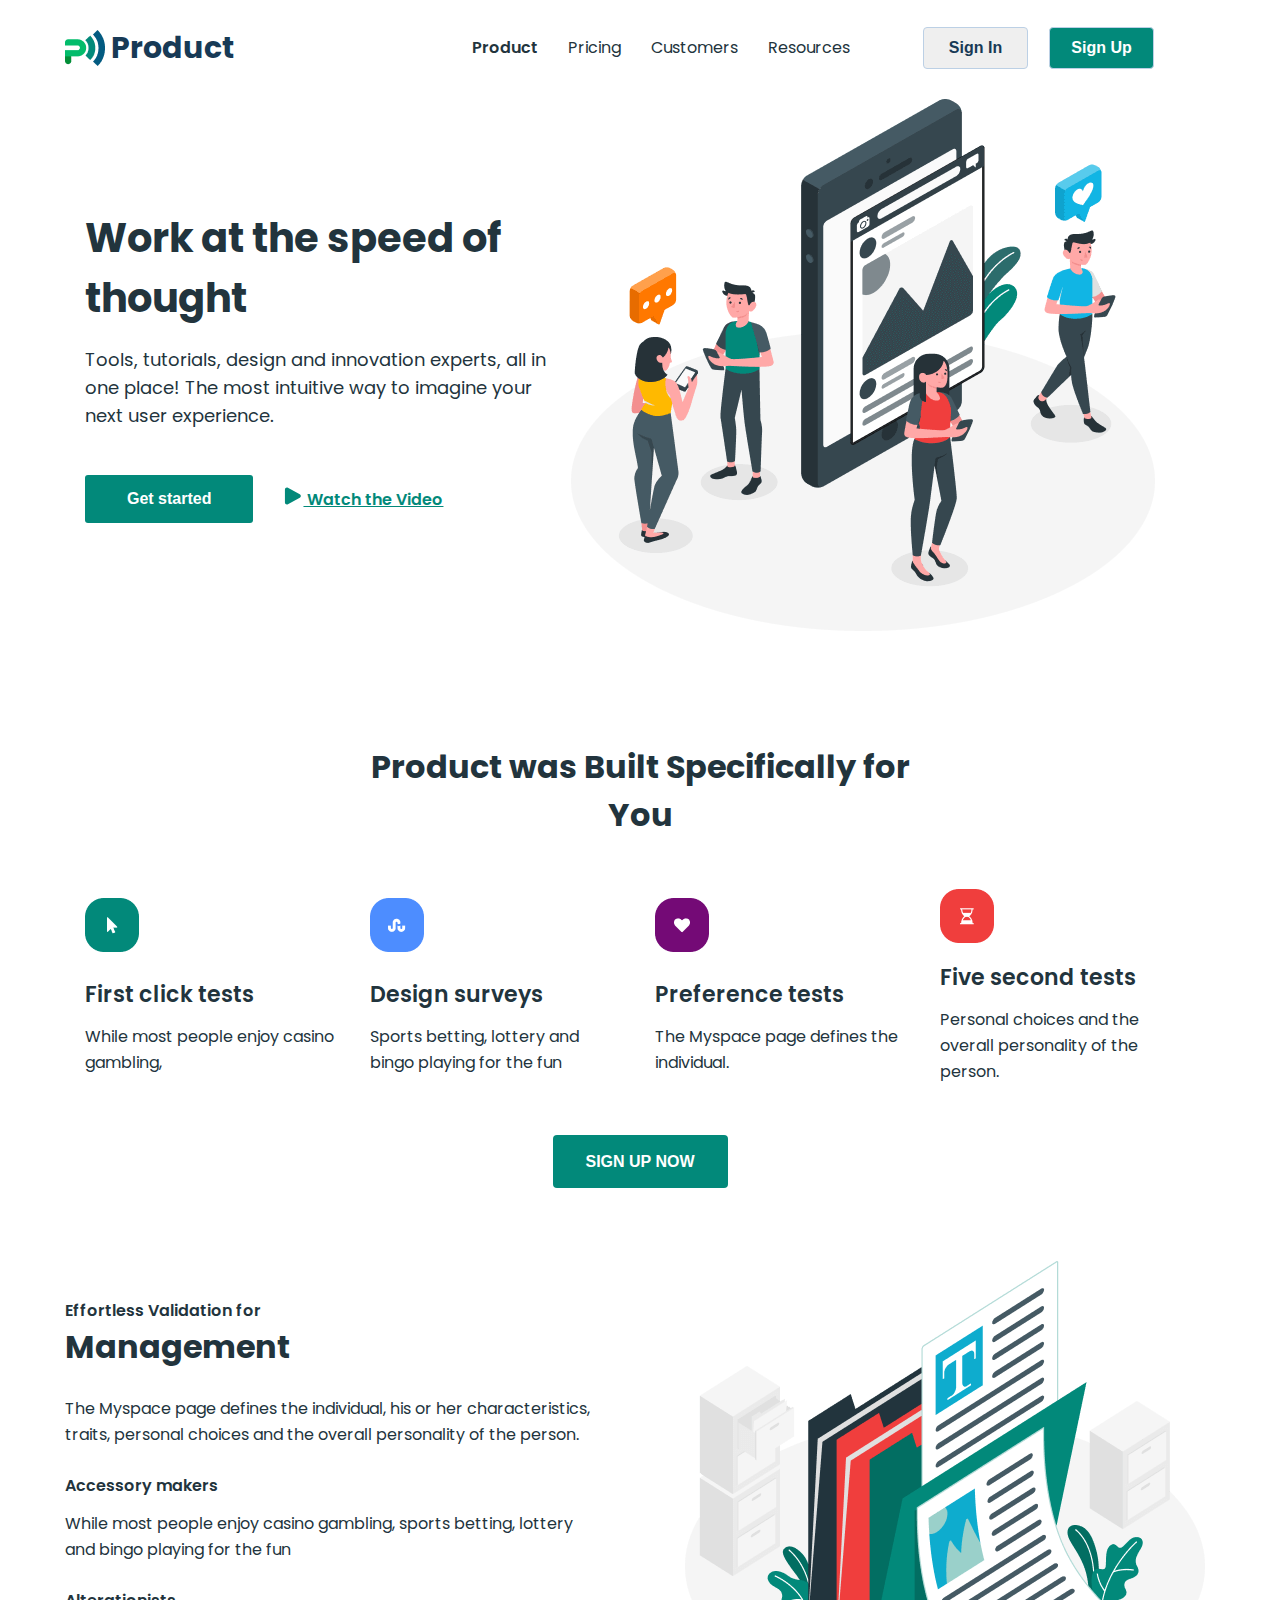
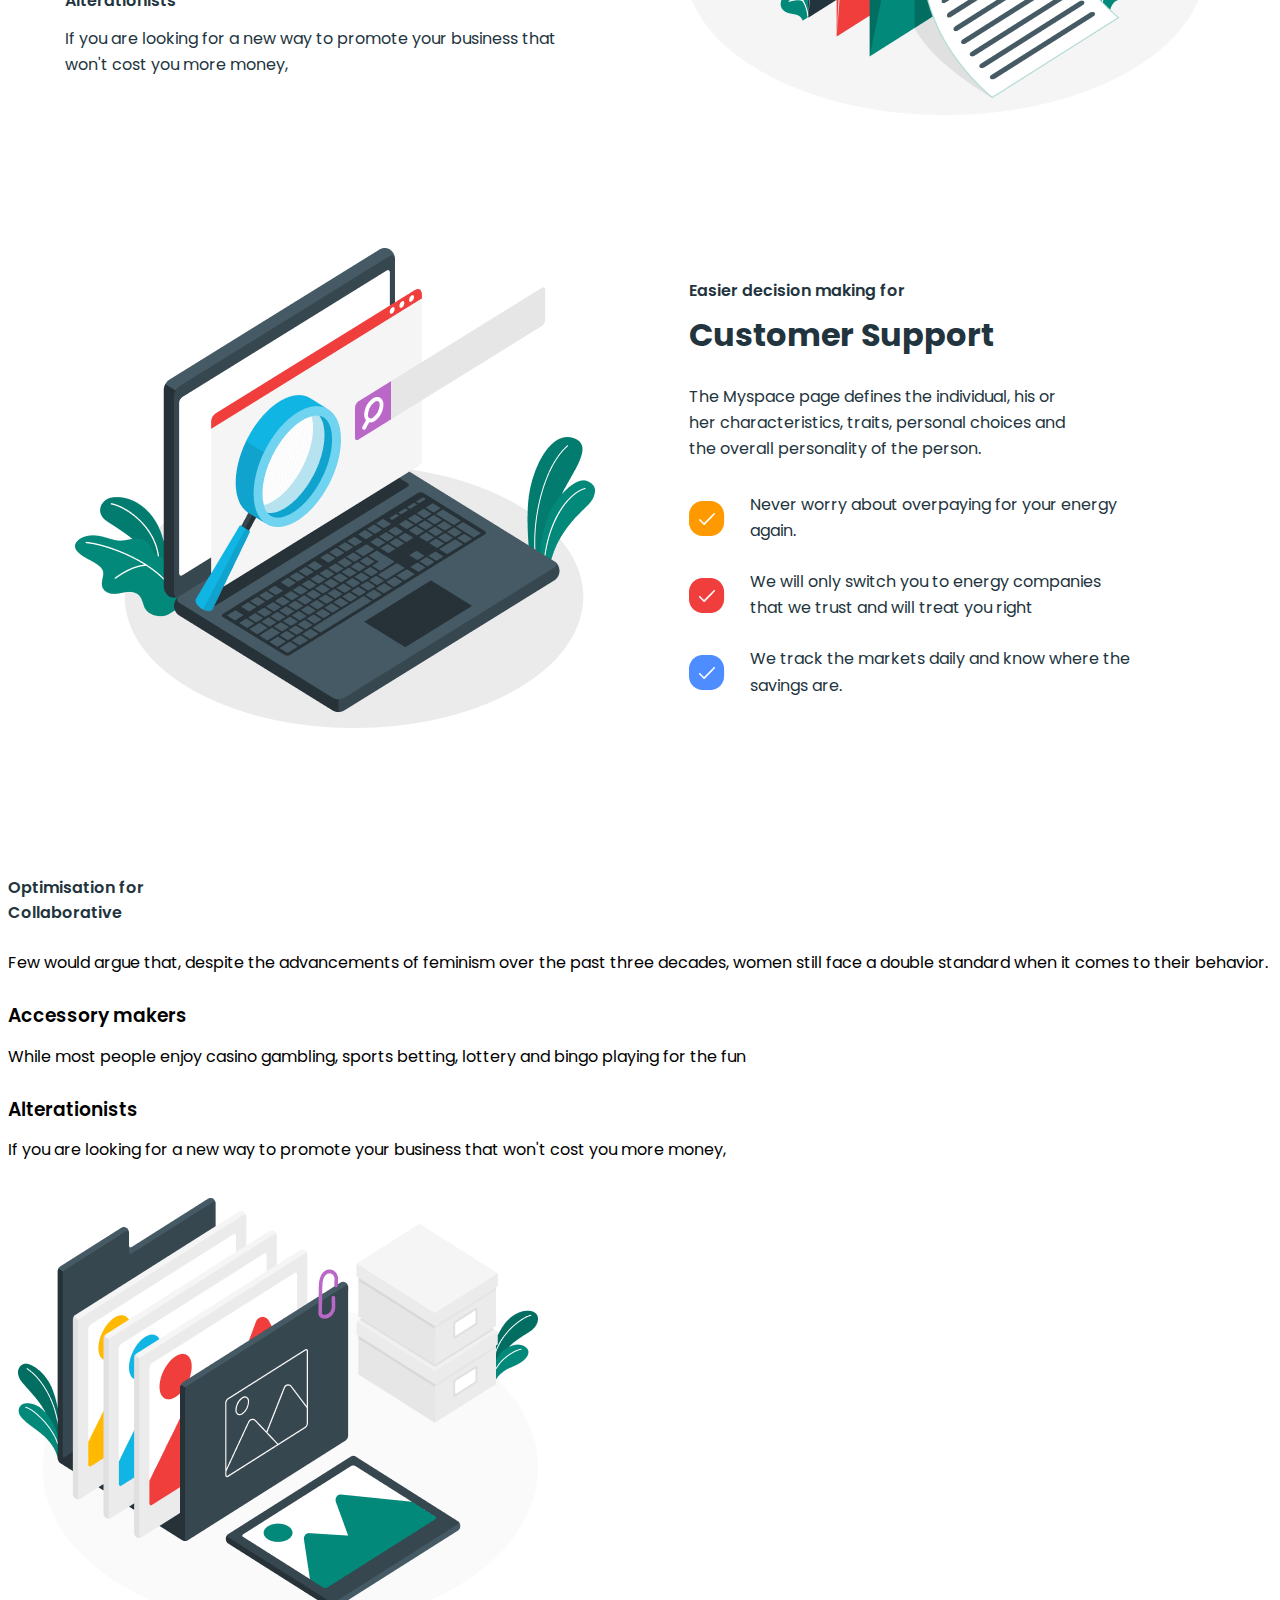
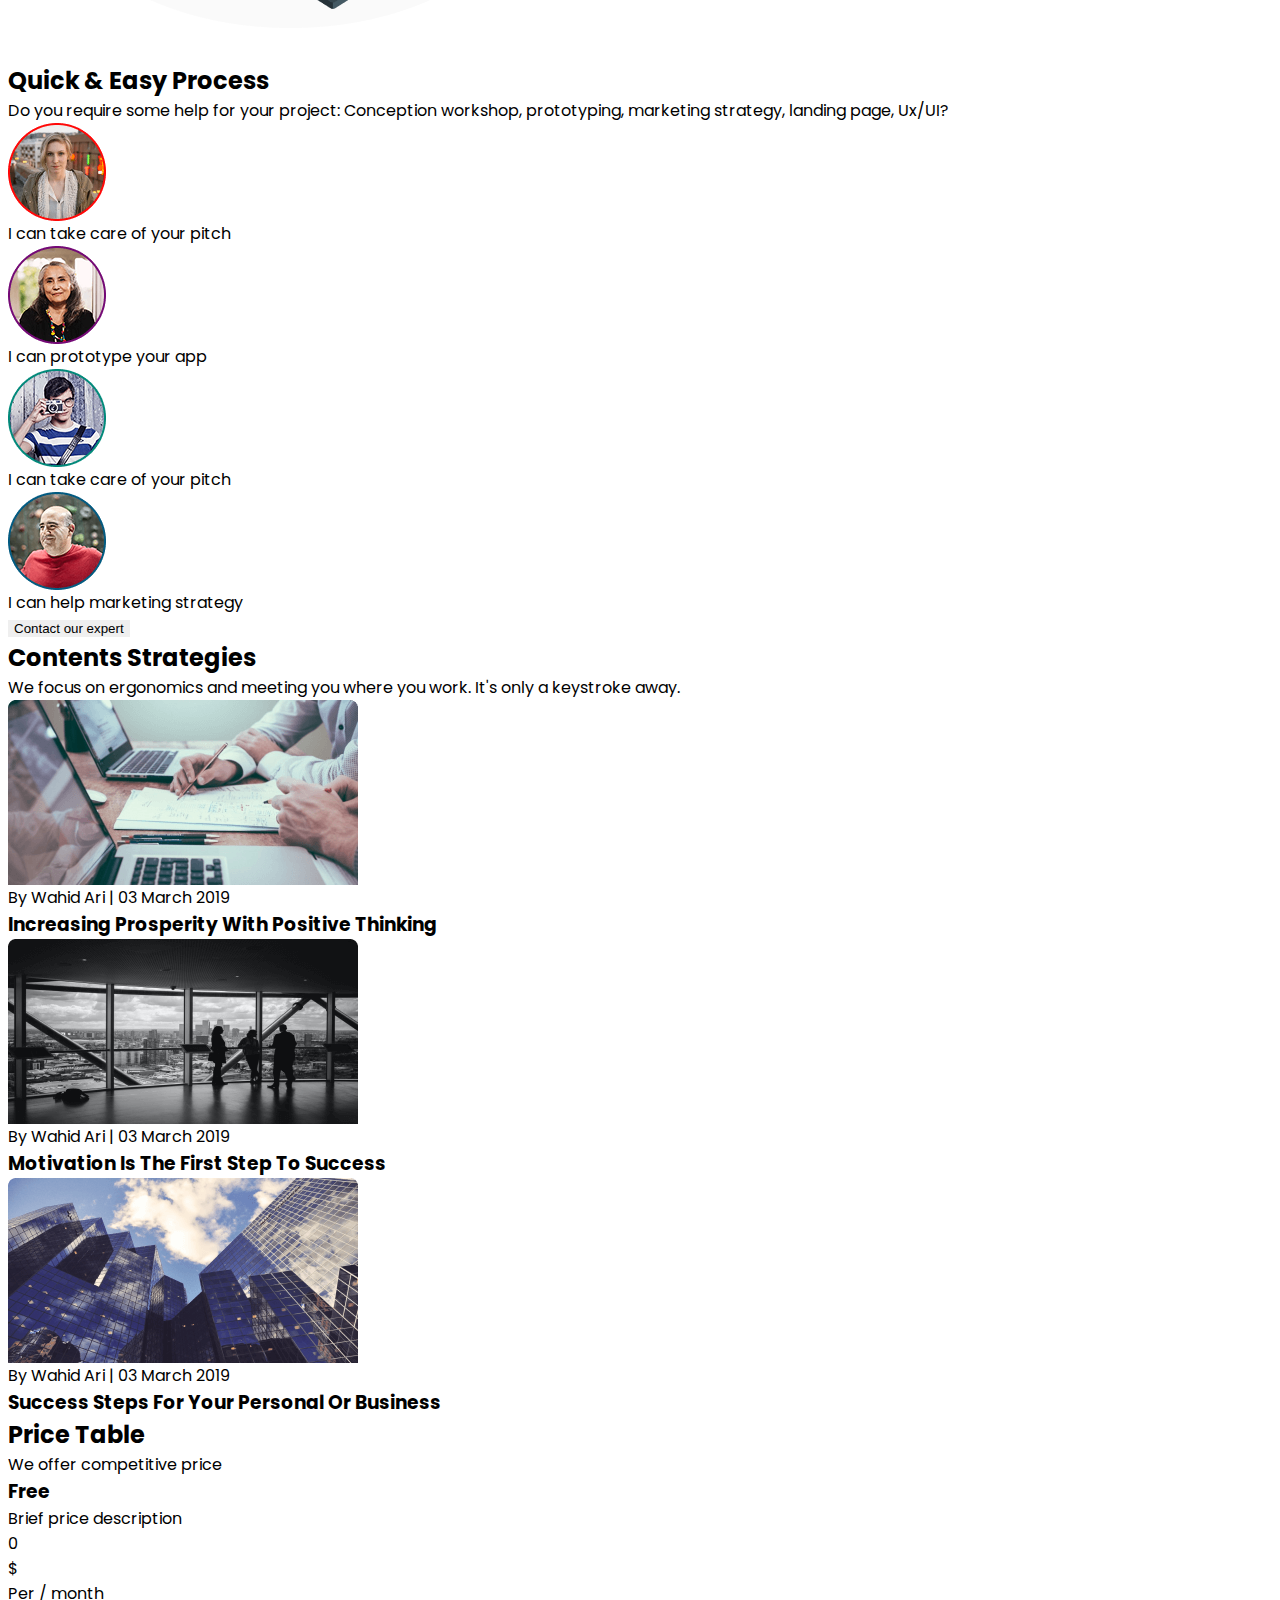
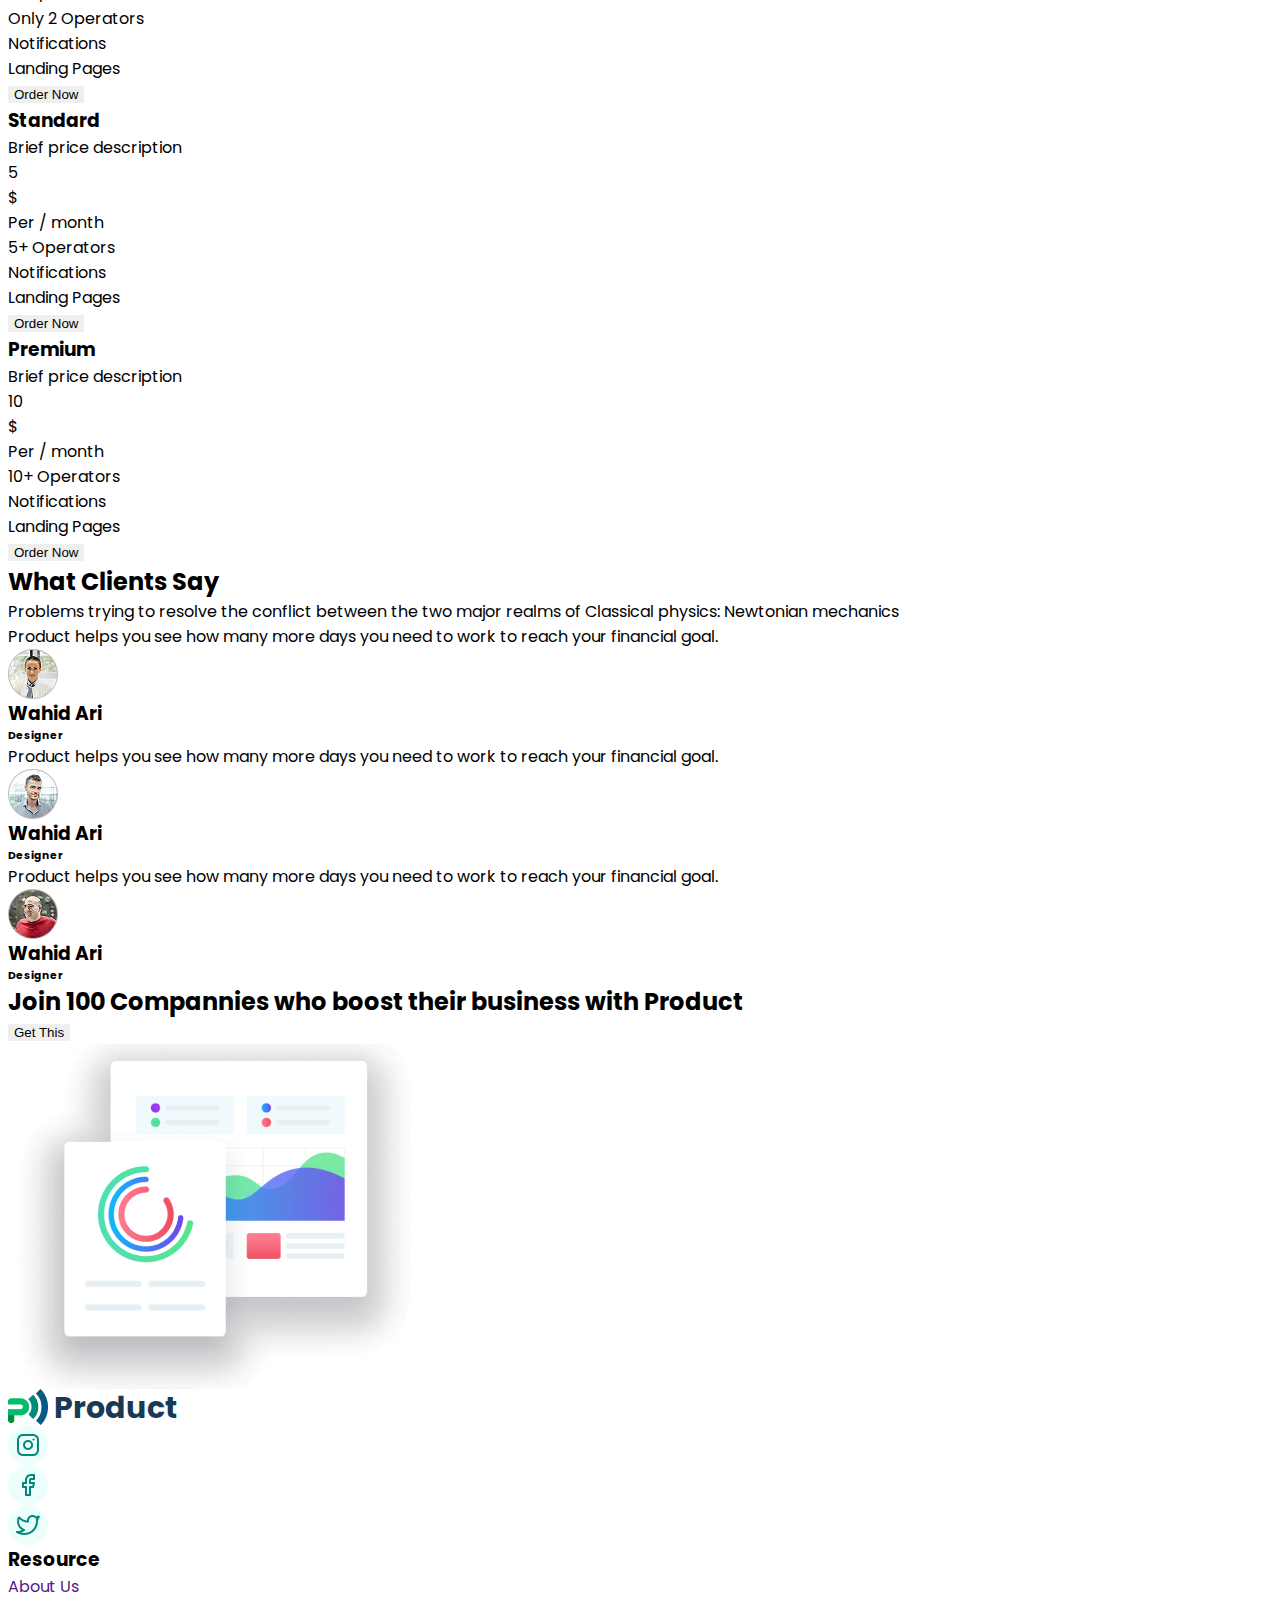
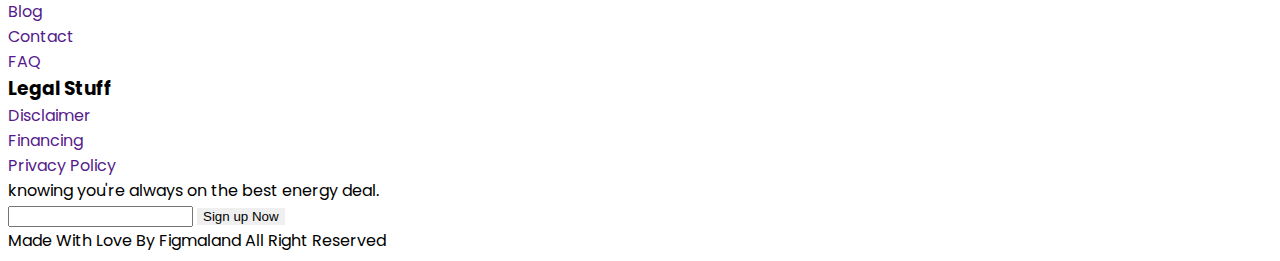
<file: index.html>
<!DOCTYPE html>
<html lang="en">
  <head>
    <meta charset="UTF-8" />
    <meta name="viewport" content="width=device-width, initial-scale=1.0" />
    <link
      rel="stylesheet"
      href="https://cdnjs.cloudflare.com/ajax/libs/modern-normalize/3.0.1/modern-normalize.min.css"
      integrity="sha512-q6WgHqiHlKyOqslT/lgBgodhd03Wp4BEqKeW6nNtlOY4quzyG3VoQKFrieaCeSnuVseNKRGpGeDU3qPmabCANg=="
      crossorigin="anonymous"
      referrerpolicy="no-referrer"
    />
    <link rel="preconnect" href="https://fonts.googleapis.com" />
    <link rel="preconnect" href="https://fonts.gstatic.com" crossorigin />
    <link
      href="https://fonts.googleapis.com/css2?family=Inter:wght@500;700&family=Montserrat:wght@400;500;600;700&family=Poppins:wght@400;500;600;700;800&family=Roboto:wght@400;500;700&display=swap"
      rel="stylesheet"
    />
    <link rel="stylesheet" href="./css/style.css" />
    <title>Product</title>
  </head>
  <body>
    <!-- HEADER SECTION -->
    <header class="header">
      <div class="container header-container">
        <nav class="header-navigation">
          <a href="./index.html" class="logo">
            <img src="./images/shared/logo.png" alt="logo" />Product
          </a>
          <ul class="header-menu">
            <li class="header-menu-item">
              <a href="./index.html" class="header-menu-link header-link-active"
                >Product</a
              >
            </li>
            <li class="header-menu-item">
              <a href="./pricing.html" class="header-menu-link">Pricing</a>
            </li>
            <li class="header-menu-item">
              <a href="./customers.html" class="header-menu-link">Customers</a>
            </li>
            <li class="header-menu-item">
              <a href="./resources.html" class="header-menu-link">Resources</a>
            </li>
          </ul>
        </nav>
        <ul class="header-menu-button">
          <li class="header-button-item">
            <button type="button" class="header-button">Sign In</button>
          </li>
          <li class="header-button-item">
            <button type="button" class="header-button sign-up">Sign Up</button>
          </li>
        </ul>
      </div>
    </header>

    <!-- MAIN SECTION -->
    <main>
      <!-- HERO SECTION -->
      <section class="hero">
        <div class="container hero-container">
          <div class="hero-content">
            <h1 class="hero-title">Work at the speed of thought</h1>
            <p class="hero-text">
              Tools, tutorials, design and innovation experts, all in one place!
              The most intuitive way to imagine your next user experience.
            </p>
            <div class="hero-button">
              <button class="hero-button-started">Get started</button>
              <a href="" class="hero-link-watch">
                <svg class="hero-icon" width="20" height="18">
                  <use href="./images/icons.svg#triangle"></use>
                </svg>
                Watch the Video</a
              >
            </div>
          </div>
          <img
            src="./images/product/hero.png"
            alt="four people with their phones near the big screen"
          />
        </div>
      </section>

      <!-- FEATURE SECTION -->
      <section class="features">
        <div class="container features-container">
          <h2 class="features-title">Product was Built Specifically for You</h2>
          <ul class="features-menu">
            <li class="features-menu-item">
              <img src="./images/shared/cursore.png" alt="cursor" />
              <div class="features-menu-container">
                <h3 class="features-menu-subtitle">First click tests</h3>
                <p class="features-text">
                  While most people enjoy casino gambling,
                </p>
              </div>
            </li>
            <li class="features-menu-item">
              <img src="./images/shared/curve.png" alt="curve line" />
              <div class="features-menu-container">
                <h3 class="features-menu-subtitle">Design surveys</h3>
                <p class="features-text">
                  Sports betting, lottery and bingo playing for the fun
                </p>
              </div>
            </li>
            <li class="features-menu-item">
              <img src="./images/product/heart.png" alt="white heart" />
              <div class="features-menu-container">
                <h3 class="features-menu-subtitle">Preference tests</h3>
                <p class="features-text">
                  The Myspace page defines the individual.
                </p>
              </div>
            </li>
            <li class="features-menu-item">
              <img src="./images/product/hourglass.png" alt="hourglass" />
              <div class="features-menu-container">
                <h3 class="features-menu-subtitle">Five second tests</h3>
                <p class="features-text">
                  Personal choices and the overall personality of the person.
                </p>
              </div>
            </li>
          </ul>
          <button type="button" class="features-button">SIGN UP NOW</button>
        </div>
      </section>

      <!-- BUSSINESS MANAGEMENT SECTION -->
      <section class="management">
        <div class="container management-container">
          <div class="management-text-container">
            <h2 class="management-title">
              Effortless Validation for
              <span class="title-tale">Management</span>
            </h2>
            <p class="management-text">
              The Myspace page defines the individual, his or her
              characteristics, traits, personal choices and the overall
              personality of the person.
            </p>
            <h3 class="management-subtitle">Accessory makers</h3>
            <p class="management-text">
              While most people enjoy casino gambling, sports betting, lottery
              and bingo playing for the fun
            </p>
            <h3 class="management-subtitle">Alterationists</h3>
            <p class="management-text">
              If you are looking for a new way to promote your business that
              won&apos;t cost you more money,
            </p>
          </div>
          <img
            src="./images/product/management.png"
            alt="few folders and papers"
          />
        </div>
      </section>

      <!-- SUPPORT SECTION -->
      <section class="support">
        <div class="container support-container">
          <img
            src="./images/product/support.png"
            alt="opened laptop with magnifying glass"
          />
          <div class="support-text-container">
            <h2 class="support-title">
              Easier decision making for
              <div class="title-tale">Customer Support</div>
            </h2>
            <p class="support-menu-text">
              The Myspace page defines the individual, his or her
              characteristics, traits, personal choices and the overall
              personality of the person.
            </p>
            <ul class="suport-menu">
              <li class="support-menu-item">
                <img
                  src="./images/product/yellow-check.png"
                  alt="yellow check"
                />
                <p class="support-menu-text">
                  Never worry about overpaying for your energy again.
                </p>
              </li>
              <li class="support-menu-item">
                <img src="./images/product/red-check.png" alt="red check" />
                <p class="support-menu-text">
                  We will only switch you to energy companies that we trust and
                  will treat you right
                </p>
              </li>
              <li class="support-menu-item">
                <img src="./images/product/blue-check.png" alt="blue check" />
                <p class="support-menu-text">
                  We track the markets daily and know where the savings are.
                </p>
              </li>
            </ul>
          </div>
        </div>
      </section>

      <!-- COLLABORATION SECTION -->
      <section class="collaboration">
        <h2 class="collaboration-title">Optimisation for Collaborative</h2>
        <p class="collaboration-text">
          Few would argue that, despite the advancements of feminism over the
          past three decades, women still face a double standard when it comes
          to their behavior.
        </p>
        <h3 class="collaboration-subtitle">Accessory makers</h3>
        <p class="collaboration-text">
          While most people enjoy casino gambling, sports betting, lottery and
          bingo playing for the fun
        </p>
        <h3 class="collaboration-subtitle">Alterationists</h3>
        <p class="collaboration-text">
          If you are looking for a new way to promote your business that
          won&apos;t cost you more money,
        </p>
        <img
          src="./images/product/collaboration.png"
          alt="folder with cards close to two boxes"
        />
      </section>

      <!--STAFF SECTION -->
      <section class="staff">
        <h2 class="staff-title">Quick &amp; Easy Process</h2>
        <p class="staff-text">
          Do you require some help for your project: Conception workshop,
          prototyping, marketing strategy, landing page, Ux/UI?
        </p>
        <ul class="staff-menu">
          <li class="staff-menu-item">
            <img
              src="./images/product/youngwoman.png"
              alt="young woman with light hair"
            />
            <p class="staff-text">I can take care of your pitch</p>
          </li>
          <li class="staff-menu-item">
            <img
              src="./images/product/oldwoman.png"
              alt="old woman with dark hair"
            />
            <p class="staff-text">I can prototype your app</p>
          </li>
          <li class="staff-menu-item">
            <img
              src="./images/product/youngman.png"
              alt="young man with dar hair"
            />
            <p class="staff-text">I can take care of your pitch</p>
          </li>
          <li class="staff-menu-item">
            <img src="./images/product/oldman.png" alt="old bold man" />
            <p class="staff-text">I can help marketing strategy</p>
          </li>
        </ul>
        <button type="button" class="staff-button">Contact our expert</button>
      </section>

      <!-- NEWS FEED SECTION -->
      <section class="news">
        <h2 class="news-title">Contents Strategies</h2>
        <p class="news-text">
          We focus on ergonomics and meeting you where you work. It's only a
          keystroke away.
        </p>
        <ul class="news-menu">
          <li class="news-menu-item">
            <img
              src="./images/product/increasing.png"
              alt="two laptops and mans hand with pencil and paper"
            />
            <p class="news-text">By Wahid Ari | 03 March 2019</p>
            <h3 class="news-subtitle">
              Increasing Prosperity With Positive Thinking
            </h3>
          </li>
          <li class="news-menu-item">
            <img
              src="./images/product/motivation.png"
              alt="three people closed to windows inside dark room"
            />
            <p class="news-text">By Wahid Ari | 03 March 2019</p>
            <h3 class="news-subtitle">
              Motivation Is The First Step To Success
            </h3>
          </li>
          <li class="news-menu-item">
            <img
              src="./images/product/success.png"
              alt="glass building and sky"
            />
            <p class="news-text">By Wahid Ari | 03 March 2019</p>
            <h3 class="news-subtitle">
              Success Steps For Your Personal Or Business
            </h3>
          </li>
        </ul>
      </section>

      <!-- PRICING SECTION -->
      <section class="pricing">
        <h2 class="pricing-title">Price Table</h2>
        <p class="pricing-text">We offer competitive price</p>
        <ul class="pricing-menu">
          <li class="pricing-menu-items">
            <h3 class="pricing-menu-subtitle">Free</h3>
            <p class="pricing-text">Brief price description</p>
            <p class="pricing-digits">0</p>
            <p class="pricing-signs">$</p>
            <p class="pricing-digits-text">Per / month</p>
            <ul class="pricing-submenu">
              <li class="pricing-submenu-item">
                <p class="pricing-submenu-text">Only 2 Operators</p>
              </li>
              <li class="pricing-submenu-item">
                <p class="pricing-submenu-text">Notifications</p>
              </li>
              <li class="pricing-submenu-item">
                <p class="pricing-submenu-text">Landing Pages</p>
              </li>
            </ul>
            <button class="pricing-button">Order Now</button>
          </li>

          <li class="pricing-menu-items">
            <h3 class="pricing-menu-subtitle">Standard</h3>
            <p class="pricing-text">Brief price description</p>
            <p class="pricing-digits">5</p>
            <p class="pricing-signs">$</p>
            <p class="pricing-digits-text">Per / month</p>

            <ul class="pricing-submenu">
              <li class="pricing-submenu-item">
                <p class="pricing-submenu-text">5+ Operators</p>
              </li>
              <li class="pricing-submenu-item">
                <p class="pricing-submenu-text">Notifications</p>
              </li>
              <li class="pricing-submenu-item">
                <p class="pricing-submenu-text">Landing Pages</p>
              </li>
            </ul>

            <button class="pricing-button">Order Now</button>
          </li>

          <li class="pricing-menu-items">
            <h3 class="pricing-menu-subtitle">Premium</h3>
            <p class="pricing-text">Brief price description</p>
            <p class="pricing-digits">10</p>
            <p class="pricing-signs">$</p>
            <p class="pricing-digits-text">Per / month</p>
            <ul class="pricing-submenu">
              <li class="pricing-submenu-item">
                <p class="pricing-submenu-text">10+ Operators</p>
              </li>
              <li class="pricing-submenu-item">
                <p class="pricing-submenu-text">Notifications</p>
              </li>
              <li class="pricing-submenu-item">
                <p class="pricing-submenu-text">Landing Pages</p>
              </li>
            </ul>
            <button class="pricing-button">Order Now</button>
          </li>
        </ul>
      </section>

      <!-- FEEDBACK_SECTION -->
      <section class="feedback">
        <h2 class="feedback-title">What Clients Say</h2>
        <p class="feedback-text">
          Problems trying to resolve the conflict between the two major realms
          of Classical physics: Newtonian mechanics
        </p>
        <ul class="feedback-menu">
          <li class="feedback-menu-item">
            <p class="feedback-menu-text">
              Product helps you see how many more days you need to work to reach
              your financial goal.
            </p>
            <img src="./images/product/first-client.png" alt="first client" />
            <h3 class="feedback-subtitle">Wahid Ari</h3>
            <h6 class="feedback-profesion">Designer</h6>
          </li>
          <li class="feedback-menu-item">
            <p class="feedback-menu-text">
              Product helps you see how many more days you need to work to reach
              your financial goal.
            </p>
            <img src="./images/product/second-client.png" alt="second client" />
            <h3 class="feedback-subtitle">Wahid Ari</h3>
            <h6 class="feedback-profesion">Designer</h6>
          </li>
          <li class="feedback-menu-item">
            <p class="feedback-menu-text">
              Product helps you see how many more days you need to work to reach
              your financial goal.
            </p>
            <img src="./images/product/third-client.png" alt="third-client" />
            <h3 class="feedback-subtitle">Wahid Ari</h3>
            <h6 class="feedback-profesion">Designer</h6>
          </li>
        </ul>
      </section>

      <!-- PROMO SECTION -->
      <section class="promo">
        <h2 class="plomo-title">
          Join 100 Compannies who boost their business with Product
        </h2>
        <button class="promo-button">Get This</button
        ><img src="./images/shared/graphics.png" alt="2 pages with graphics" />
      </section>
    </main>

    <!-- FOOTER SECTION -->
    <footer class="footer">
      <a href="./index.html" class="logo">
        <img src="./images/shared/logo.png" alt="logo" />Product
      </a>
      <ul class="footer-menu-media">
        <li class="footer-media-items">
          <img src="./images/shared/instagram.png" alt="instagram" />
        </li>
        <li class="footer-media-items">
          <img src="./images/shared/facebook.png" alt="facebook" />
        </li>
        <li class="footer-media-items">
          <img src="./images/shared/twitter.png" alt="twitter" />
        </li>
      </ul>
      <h3 class="footer-subtitle">Resource</h3>
      <ul class="footer-menu">
        <li class="footer-menu-items"><a href="">About Us</a></li>
        <li class="footer-menu-items"><a href="">Blog</a></li>
        <li class="footer-menu-items"><a href="">Contact</a></li>
        <li class="footer-menu-items"><a href="">FAQ</a></li>
      </ul>
      <h3 class="footer-subtitle">Legal Stuff</h3>
      <ul class="footer-menu">
        <li class="footer-menu-items"><a href="">Disclaimer</a></li>
        <li class="footer-menu-items"><a href="">Financing</a></li>
        <li class="footer-menu-items"><a href="">Privacy Policy</a></li>
      </ul>
      <p class="footer-text">knowing you're always on the best energy deal.</p>
      <input type="Enter your phone number" />
      <button type="button" class="footer-button">Sign up Now</button>
      <p class="footer-rights">
        Made With Love By Figmaland All Right Reserved
      </p>
    </footer>
  </body>
</html>
</file>
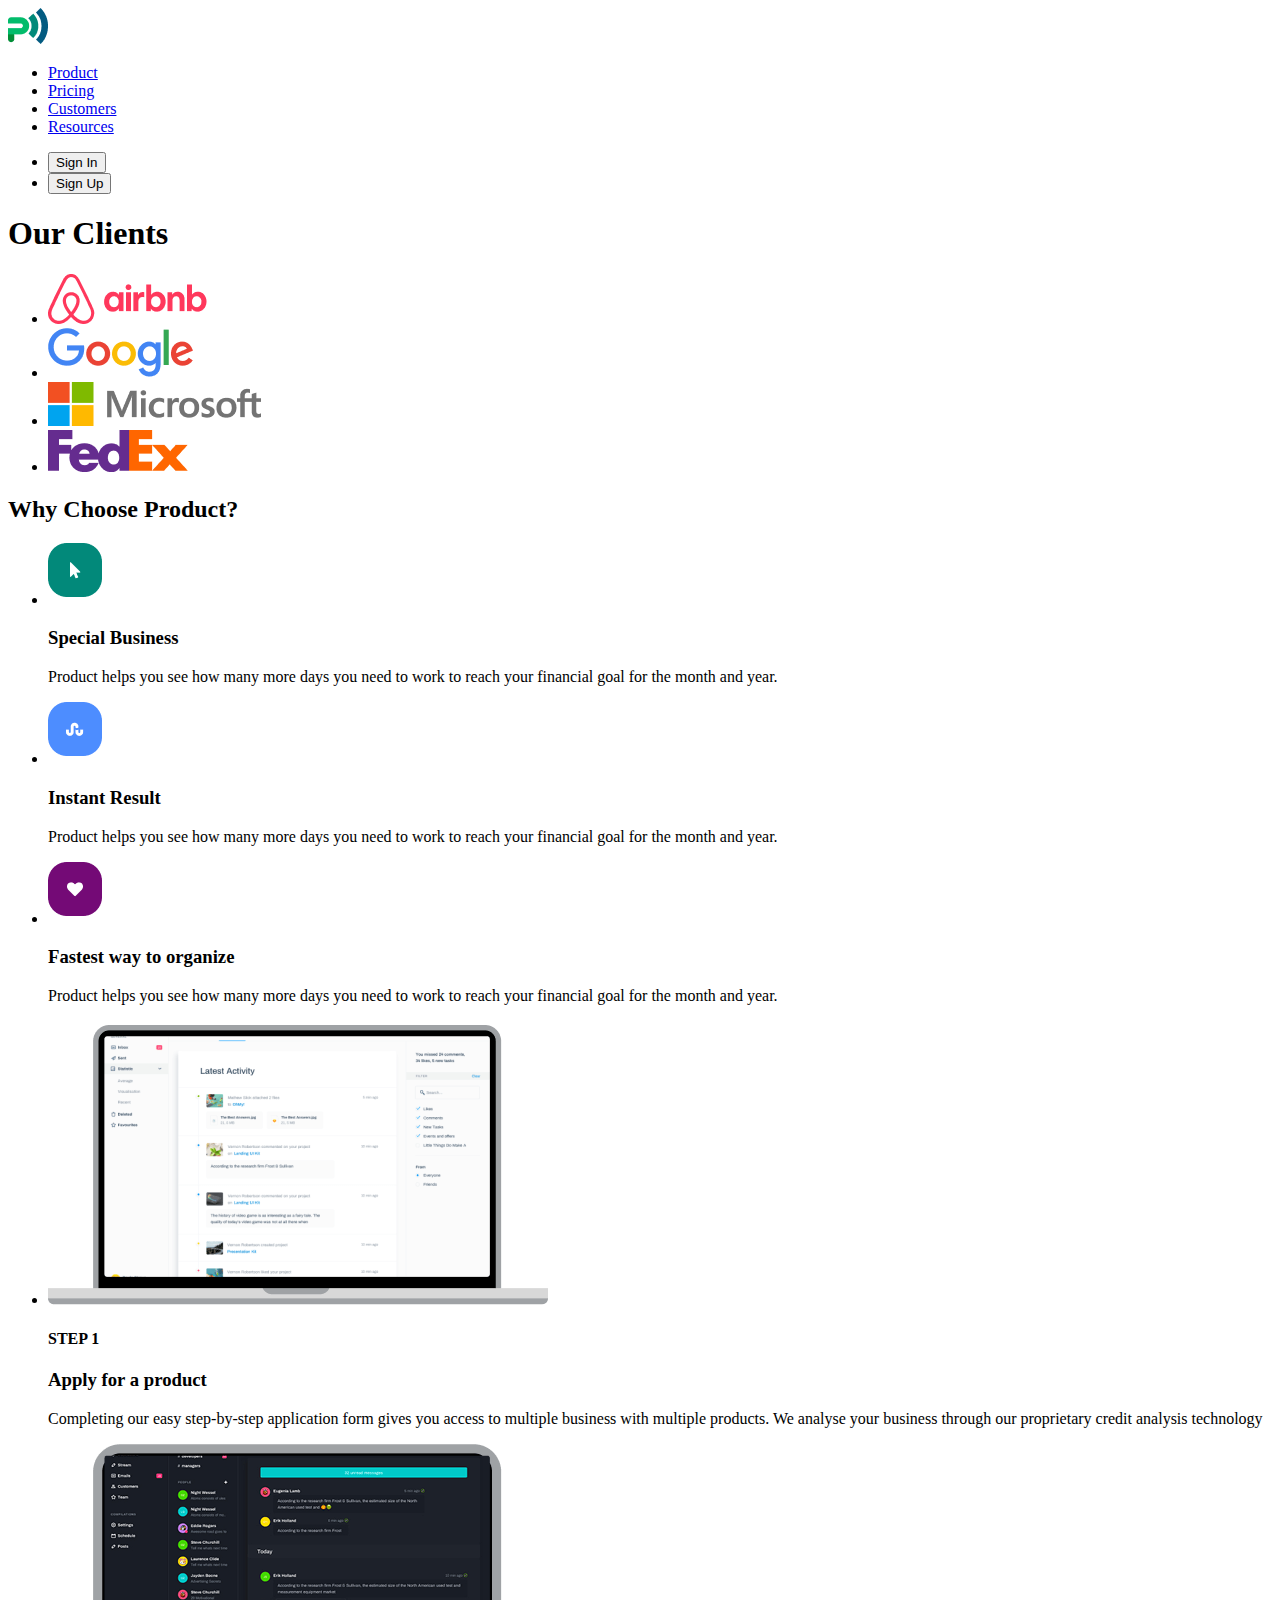
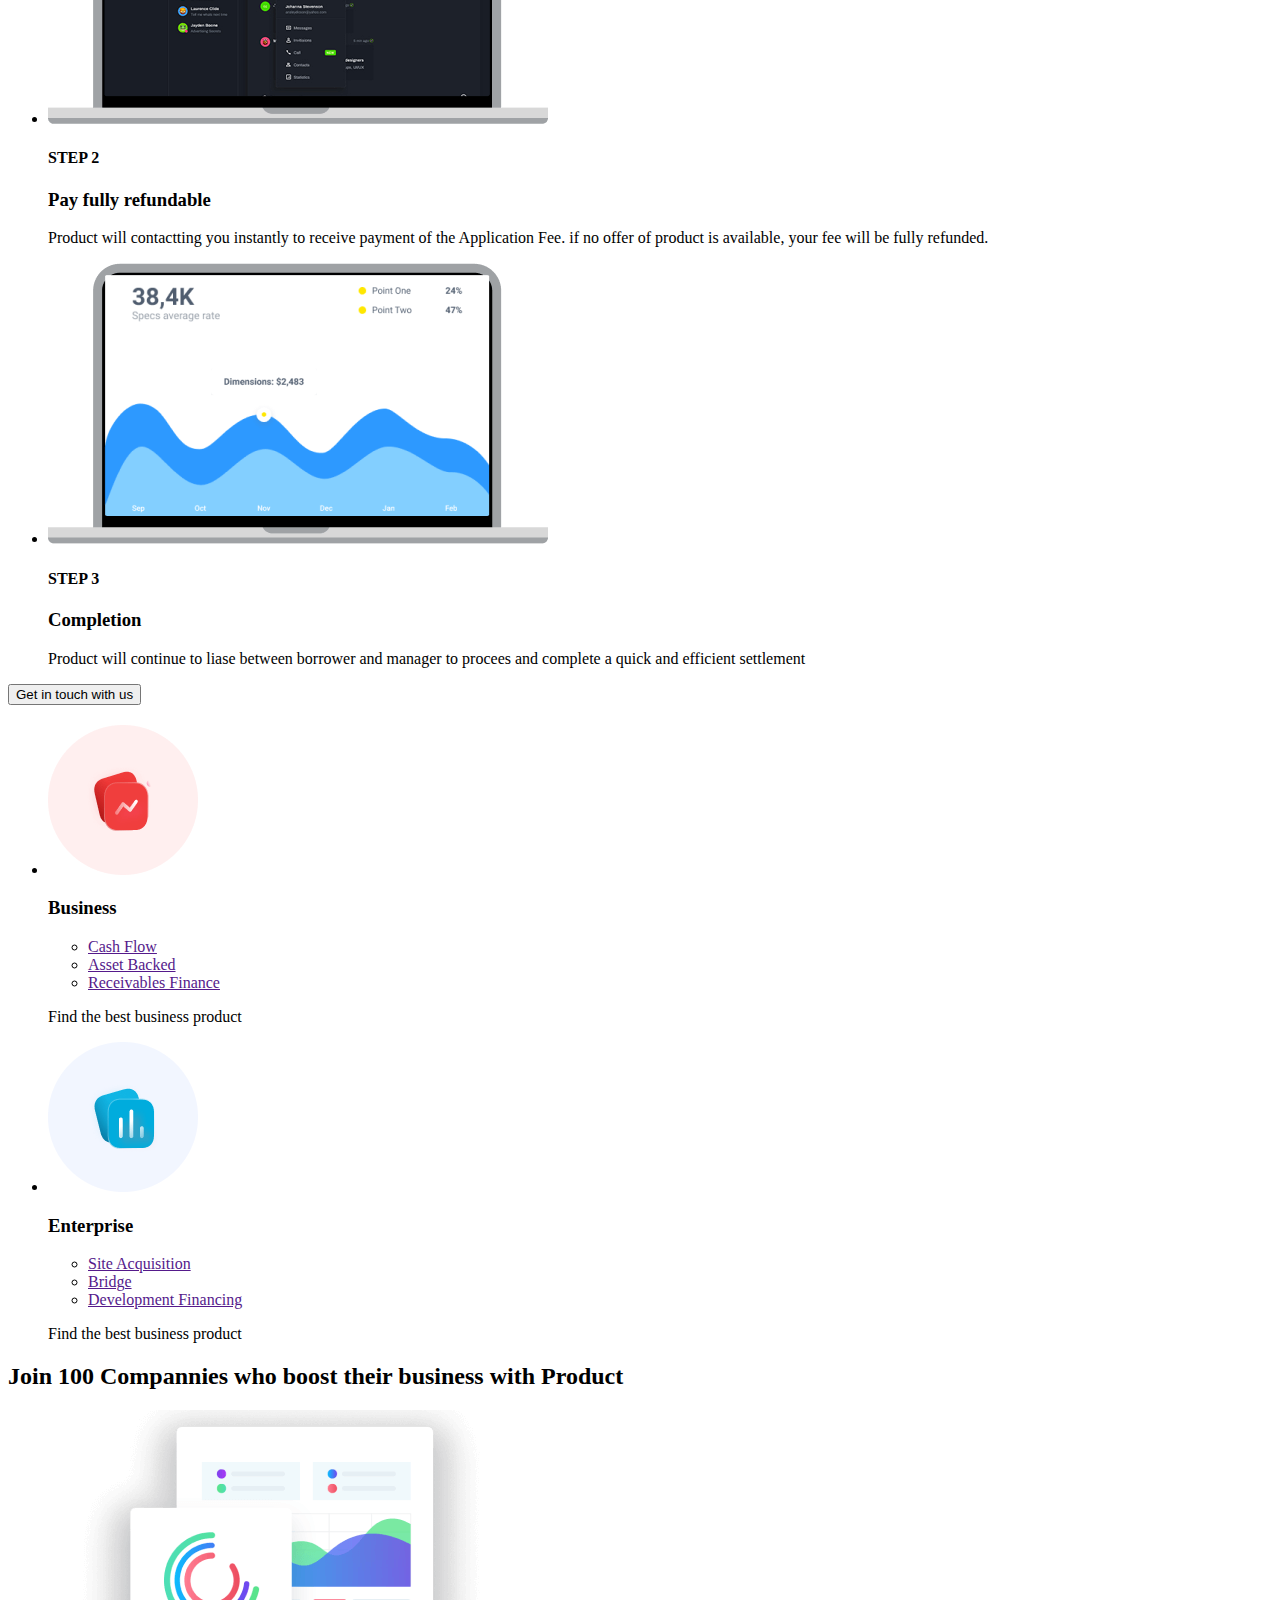
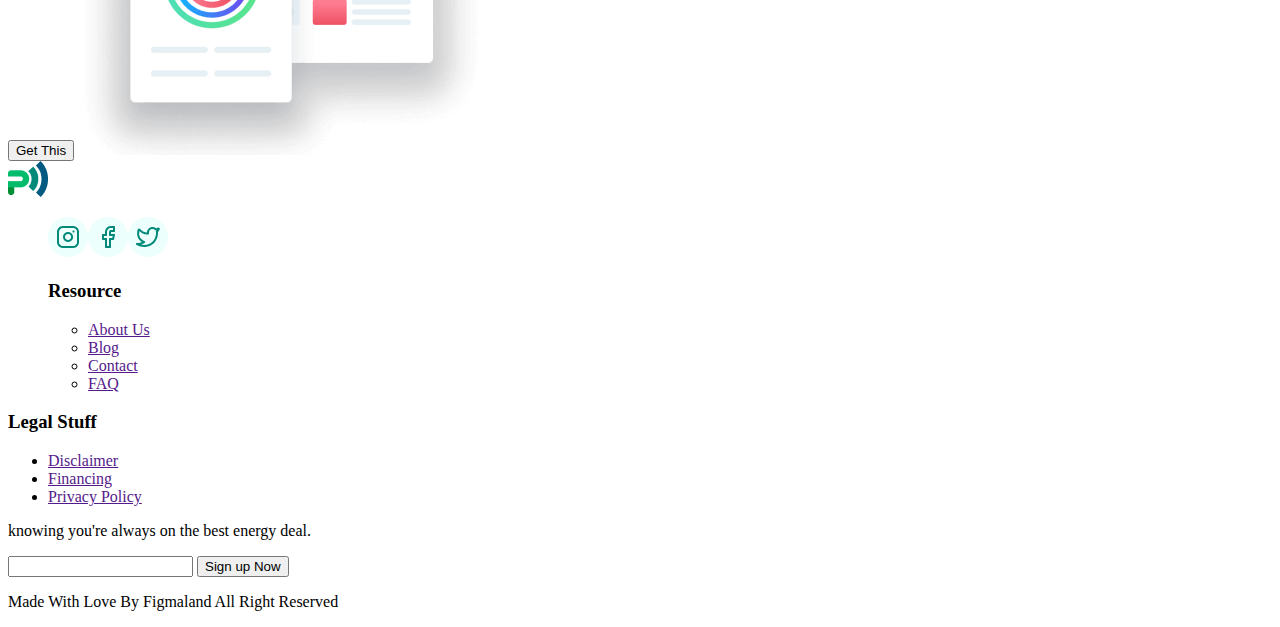
<file: customers.html>
<!DOCTYPE html>
<html lang="en">
  <head>
    <meta charset="UTF-8" />
    <meta name="viewport" content="width=device-width, initial-scale=1.0" />
    <title>Document</title>
  </head>
  <body>
    <header>
      <nav>
        <a href="./index.html">
          <img src="./images/logo.png" alt="logo" />
        </a>
        <ul>
          <li><a href="./product.html">Product</a></li>
          <li><a href="./pricing.html">Pricing</a></li>
          <li><a href="./customers.html">Customers</a></li>
          <li><a href="./resources.html">Resources</a></li>
        </ul>
      </nav>
      <ul>
        <li><button type="button">Sign In</button></li>
        <li><button type="button">Sign Up</button></li>
      </ul>
    </header>
    <main>
      <section>
        <h1>Our Clients</h1>
        <ul>
          <li><img src="./images/airbnb.png" alt="airbnb logo" /></li>
          <li><img src="./images/google.png" alt="google logo" /></li>
          <li><img src="./images/microsoft.png" alt="microsoft logo" /></li>
          <li><img src="./images/fedex.png" alt="fedex logo" /></li>
        </ul>
      </section>
      <section>
        <h2>Why Choose Product?</h2>
        <ul>
          <li>
            <img
              src="./images/cursore.png"
              alt="white cursore on the green background"
            />
            <h3>Special Business</h3>
            <p>
              Product helps you see how many more days you need to work to reach
              your financial goal for the month and year.
            </p>
          </li>
          <li>
            <img
              src="./images/curve.png"
              alt="white curve on the blue background"
            />
            <h3>Instant Result</h3>
            <p>
              Product helps you see how many more days you need to work to reach
              your financial goal for the month and year.
            </p>
          </li>
          <li>
            <img
              src="./images/heart.png"
              alt="white heart on the red background"
            />
            <h3>Fastest way to organize</h3>
            <p>
              Product helps you see how many more days you need to work to reach
              your financial goal for the month and year.
            </p>
          </li>
        </ul>
      </section>
      <section>
        <h2></h2>
        <ul>
          <li>
            <img
              src="./images/firstpc.png"
              alt="opened laptop with lite screen"
            />
            <h4>STEP 1</h4>
            <h3>Apply for a product</h3>
            <p>
              Completing our easy step-by-step application form gives you access
              to multiple business with multiple products. We analyse your
              business through our proprietary credit analysis technology
            </p>
          </li>
          <li>
            <img
              src="./images/seconpc.png"
              alt="opened laptop with dark screen"
            />
            <h4>STEP 2</h4>
            <h3>Pay fully refundable</h3>
            <p>
              Product will contactting you instantly to receive payment of the
              Application Fee. if no offer of product is available, your fee
              will be fully refunded.
            </p>
          </li>
          <li>
            <img
              src="./images/thirdpc.png"
              alt="opened laptop with statistics"
            />
            <h4>STEP 3</h4>
            <h3>Completion</h3>
            <p>
              Product will continue to liase between borrower and manager to
              procees and complete a quick and efficient settlement
            </p>
          </li>
        </ul>
        <button type="button">Get in touch with us</button>
      </section>
      <section>
        <h2></h2>
        <ul>
          <li>
            <img src="./images/bussiness.png" alt="bussiness card" />
            <h3>Business</h3>
            <ul>
              <li><a href="">Cash Flow</a></li>
              <li><a href="">Asset Backed</a></li>
              <li><a href="">Receivables Finance</a></li>
            </ul>
            <p>Find the best business product</p>
          </li>
          <li>
            <img src="./images/enterprise.png" alt="enterprise card" />
            <h3>Enterprise</h3>
            <ul>
              <li><a href="">Site Acquisition</a></li>
              <li><a href="">Bridge </a></li>
              <li><a href="">Development Financing</a></li>
            </ul>
            <p>Find the best business product</p>
          </li>
        </ul>
      </section>
      <section>
        <h2>Join 100 Compannies who boost their business with Product</h2>
        <button>Get This</button
        ><img src="./images/graphics.png" alt="2 pages with graphics" />
      </section>
    </main>
    <footer>
      <a href="./index.html">
        <img src="./images/logo.png" alt="logo" />
      </a>
      <ul>
        <img src="./images/instagram.png" alt="instagram" /><img
          src="./images/facebook.png"
          alt="facebook"
        /><img src="./images/twitter.png" alt="twitter" />
        <h3>Resource</h3>
        <ul>
          <li><a href="">About Us</a></li>
          <li><a href="">Blog</a></li>
          <li><a href="">Contact</a></li>
          <li><a href="">FAQ</a></li>
        </ul>
      </ul>
      <h3>Legal Stuff</h3>
      <ul>
        <li><a href="">Disclaimer</a></li>
        <li><a href="">Financing</a></li>
        <li><a href="">Privacy Policy</a></li>
      </ul>
      <p>knowing you're always on the best energy deal.</p>
      <input type="Enter your phone number" />
      <button type="button">Sign up Now</button>
      <p>Made With Love By Figmaland All Right Reserved</p>
    </footer>
  </body>
</html>
</file>
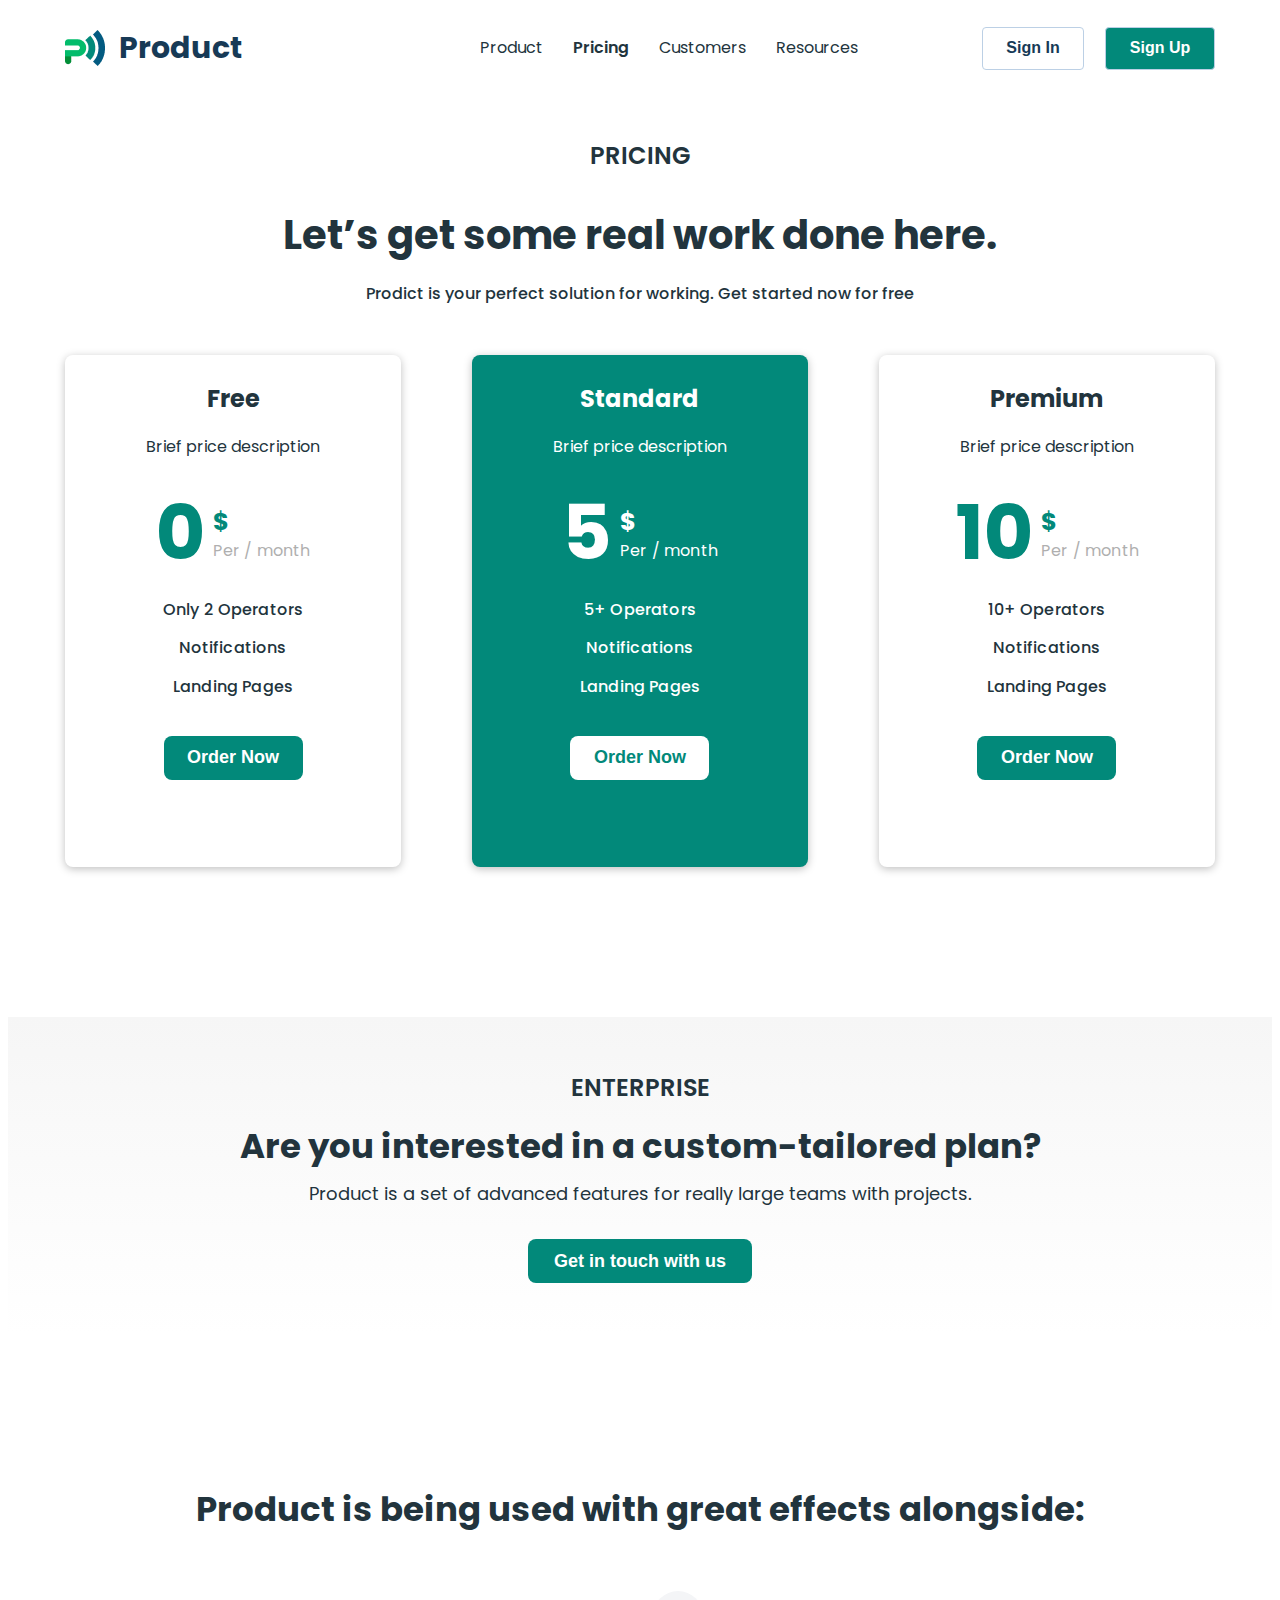
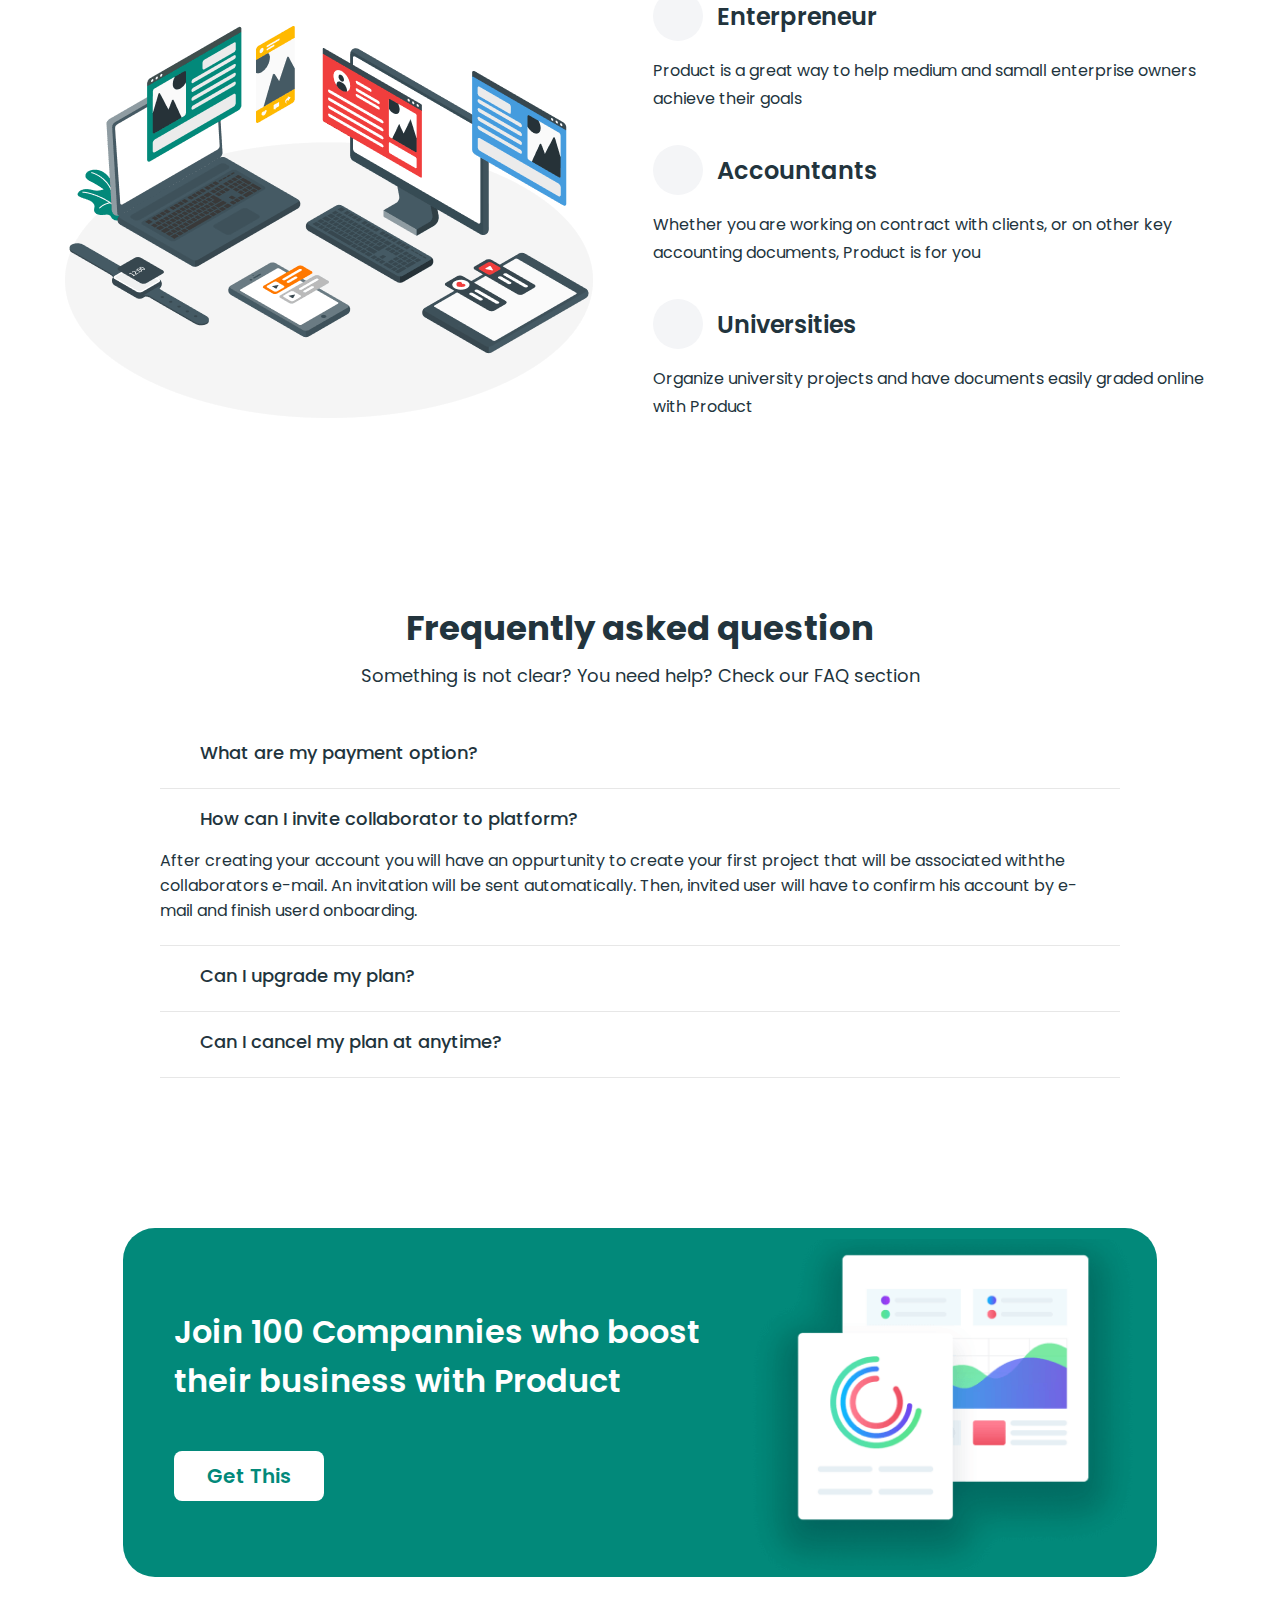
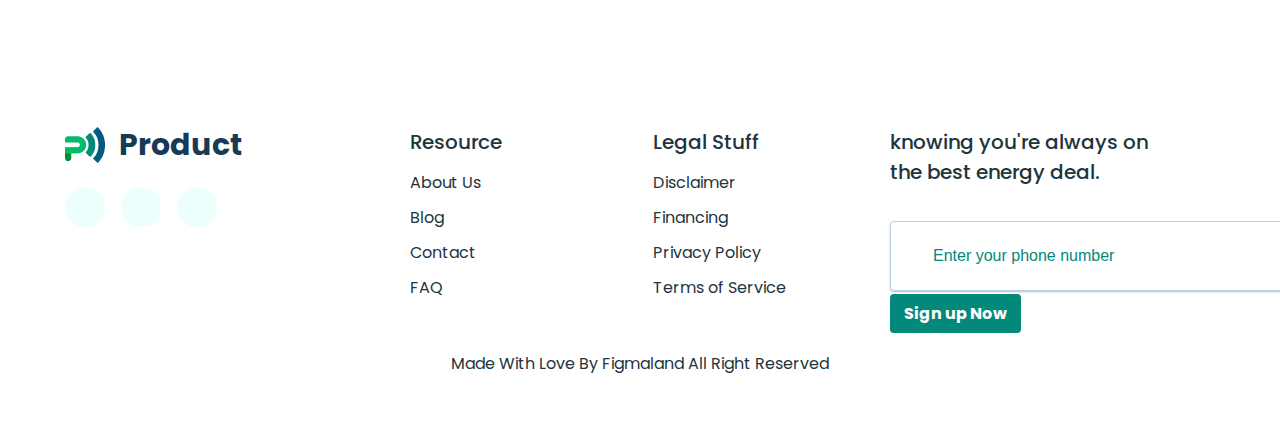
<file: pricing.html>
<!DOCTYPE html>
<html lang="en">
  <head>
    <meta charset="UTF-8" />
    <meta name="viewport" content="width=device-width, initial-scale=1.0" />
    <link
      rel="stylesheet"
      href="https://cdnjs.cloudflare.com/ajax/libs/modern-normalize/3.0.1/modern-normalize.min.css"
      integrity="sha512-q6WgHqiHlKyOqslT/lgBgodhd03Wp4BEqKeW6nNtlOY4quzyG3VoQKFrieaCeSnuVseNKRGpGeDU3qPmabCANg=="
      crossorigin="anonymous"
      referrerpolicy="no-referrer"
    />
    <link rel="preconnect" href="https://fonts.googleapis.com" />
    <link rel="preconnect" href="https://fonts.gstatic.com" crossorigin />
    <link
      href="https://fonts.googleapis.com/css2?family=Inter:wght@500;700&family=Montserrat:wght@400;500;600;700&family=Poppins:wght@400;500;600;700;800&family=Roboto:wght@400;500;700&display=swap"
      rel="stylesheet"
    />
    <link rel="stylesheet" href="./css/pricing.css" />
    <title>Pricing</title>
  </head>
  <body>
    <!-- HEADER SECTION -->
    <header class="header">
      <div class="container header-container">
        <nav class="header-navigation">
          <a href="./index.html" class="header-logo">
            <img src="./images/shared/logo.png" alt="logo" />Product
          </a>
          <ul class="header-menu">
            <li class="header-menu-item">
              <a href="./index.html" class="header-menu-link">Product</a>
            </li>
            <li class="header-menu-item">
              <a
                href="./pricing.html"
                class="header-menu-link header-link-active"
                >Pricing</a
              >
            </li>
            <li class="header-menu-item">
              <a href="./customers.html" class="header-menu-link">Customers</a>
            </li>
            <li class="header-menu-item">
              <a href="./resources.html" class="header-menu-link">Resources</a>
            </li>
          </ul>
        </nav>
        <ul class="header-menu-button">
          <li class="header-button-item">
            <button type="button" class="header-button">Sign In</button>
          </li>
          <li class="header-button-item">
            <button type="button" class="header-button sign-up">Sign Up</button>
          </li>
        </ul>
      </div>
    </header>

    <!-- MAIN SECTION -->
    <main>
      <!-- PRICING SECTION -->
      <section class="pricing">
        <div class="container pricing-container">
          <p class="pricing-upper-text">Pricing</p>
          <h2 class="pricing-title">Let’s get some real work done here.</h2>
          <p class="pricing-text">
            Prodict is your perfect solution for working. Get started now for
            free
          </p>
          <ul class="pricing-menu">
            <li class="pricing-menu-items">
              <h3 class="pricing-menu-subtitle">Free</h3>
              <p class="pricing-menu-text">Brief price description</p>
              <div class="pricing-digits-container">
                <p class="pricing-digits">0</p>
                <div class="pricing-digits-wrapper">
                  <p class="pricing-signs">$</p>
                  <p class="pricing-digits-text">Per / month</p>
                </div>
              </div>
              <ul class="pricing-submenu">
                <li class="pricing-submenu-item">
                  <p class="pricing-submenu-text">Only 2 Operators</p>
                </li>
                <li class="pricing-submenu-item">
                  <p class="pricing-submenu-text">Notifications</p>
                </li>
                <li class="pricing-submenu-item">
                  <p class="pricing-submenu-text">Landing Pages</p>
                </li>
              </ul>
              <button class="pricing-button" type="button">Order Now</button>
            </li>
            <li class="pricing-menu-items pricing-middle-item">
              <h3 class="pricing-menu-subtitle pricing-middle-text">
                Standard
              </h3>
              <p class="pricing-menu-text pricing-middle-text">
                Brief price description
              </p>
              <div class="pricing-digits-container">
                <p class="pricing-digits pricing-middle-text">5</p>
                <div class="pricing-digits-wrapper">
                  <p class="pricing-signs pricing-middle-text">$</p>
                  <p class="pricing-digits-text pricing-middle-text">
                    Per / month
                  </p>
                </div>
              </div>
              <ul class="pricing-submenu">
                <li class="pricing-submenu-item">
                  <p class="pricing-submenu-text pricing-middle-text">
                    5+ Operators
                  </p>
                </li>
                <li class="pricing-submenu-item">
                  <p class="pricing-submenu-text pricing-middle-text">
                    Notifications
                  </p>
                </li>
                <li class="pricing-submenu-item">
                  <p class="pricing-submenu-text pricing-middle-text">
                    Landing Pages
                  </p>
                </li>
              </ul>
              <button
                class="pricing-button pricing-middle-button"
                type="button"
              >
                Order Now
              </button>
            </li>
            <li class="pricing-menu-items">
              <h3 class="pricing-menu-subtitle">Premium</h3>
              <p class="pricing-menu-text">Brief price description</p>
              <div class="pricing-digits-container">
                <p class="pricing-digits">10</p>
                <div class="pricing-digits-wrapper">
                  <p class="pricing-signs">$</p>
                  <p class="pricing-digits-text">Per / month</p>
                </div>
              </div>
              <ul class="pricing-submenu">
                <li class="pricing-submenu-item">
                  <p class="pricing-submenu-text">10+ Operators</p>
                </li>
                <li class="pricing-submenu-item">
                  <p class="pricing-submenu-text">Notifications</p>
                </li>
                <li class="pricing-submenu-item">
                  <p class="pricing-submenu-text">Landing Pages</p>
                </li>
              </ul>
              <button class="pricing-button" type="button">Order Now</button>
            </li>
          </ul>
        </div>
      </section>

      <!-- CONSULT SECTION -->
      <section class="consult">
        <div class="container">
          <p class="consult-subtitle consult-upper-text">Enterprise</p>
          <h2 class="consult-title">
            Are you interested in a custom-tailored plan?
          </h2>
          <p class="consult-text">
            Product is a set of advanced features for really large teams with
            projects.
          </p>
          <button type="button" class="consult-button">
            Get in touch with us
          </button>
        </div>
      </section>

      <!-- AUDIENCE SECTION -->
      <section class="audience">
        <div class="container">
          <h2 class="audience-title">
            Product is being used with great effects alongside:
          </h2>
          <div class="audience-wraper">
            <img
              src="./images/pricing/amico.png"
              alt="two pc screens one phone screen and one watch screen"
              width="528"
              height="392"
            />
            <ul class="audience-menu">
              <li class="audience-menu-item">
                <div class="audience-item-wraper">
                  <div class="audience-icons-container">
                    <svg class="audience-icon" width="24" height="24">
                      <use href="./images/icons.svg#enterpreneur"></use>
                    </svg>
                  </div>
                  <h3 class="audience-subtitle">Enterpreneur</h3>
                </div>
                <p class="audience-menu-text">
                  Product is a great way to help medium and samall enterprise
                  owners achieve their goals
                </p>
              </li>
              <li class="audience-menu-item">
                <div class="audience-item-wraper">
                  <div class="audience-icons-container">
                    <svg class="audience-icon" width="24" height="24">
                      <use href="./images/icons.svg#accountants"></use>
                    </svg>
                  </div>
                  <h3 class="audience-subtitle">Accountants</h3>
                </div>
                <p class="audience-menu-text">
                  Whether you are working on contract with clients, or on other
                  key accounting documents, Product is for you
                </p>
              </li>
              <li class="audience-menu-item">
                <div class="audience-item-wraper">
                  <div class="audience-icons-container">
                    <svg class="audience-icon" width="24" height="24">
                      <use href="./images/icons.svg#universities"></use>
                    </svg>
                  </div>
                  <h3 class="audience-subtitle">Universities</h3>
                </div>
                <p class="audience-menu-text">
                  Organize university projects and have documents easily graded
                  online with Product
                </p>
              </li>
            </ul>
          </div>
        </div>
      </section>

      <!-- FAQ SECTION -->
      <section class="faq">
        <div class="container faq-container">
          <h2 class="faq-title">Frequently asked question</h2>
          <p class="faq-text">
            Something is not clear? You need help? Check our FAQ section
          </p>
          <ul class="faq-menu">
            <li class="faq-menu-item">
              <svg class="faq-icon" width="24" height="24">
                <use href="./images/icons.svg#plus"></use>
              </svg>
              <h3 class="faq-subtitle">What are my payment option?</h3>
            </li>
            <li class="faq-menu-item faq-item-opened">
              <svg class="faq-icon" width="24" height="24">
                <use href="./images/icons.svg#minus"></use>
              </svg>
              <h3 class="faq-subtitle">
                How can I invite collaborator to platform?
              </h3>
              <p class="faq-menu-text">
                After creating your account you will have an oppurtunity to
                create your first project that will be associated withthe
                collaborators e-mail. An invitation will be sent automatically.
                Then, invited user will have to confirm his account by e-mail
                and finish userd onboarding.
              </p>
            </li>
            <li class="faq-menu-item">
              <svg class="faq-icon" width="24" height="24">
                <use href="./images/icons.svg#plus"></use>
              </svg>
              <h3 class="faq-subtitle">Can I upgrade my plan?</h3>
            </li>
            <li class="faq-menu-item">
              <svg class="faq-icon" width="24" height="24">
                <use href="./images/icons.svg#plus"></use>
              </svg>
              <h3 class="faq-subtitle">Can I cancel my plan at anytime?</h3>
            </li>
          </ul>
        </div>
      </section>

      <!-- PROMO SECTION -->
      <section class="promo">
        <div class="container promo-container">
          <div class="promo-text-container">
            <h2 class="promo-title">
              Join 100 Compannies who boost their business with Product
            </h2>
            <button class="promo-button" type="button">Get This</button>
          </div>
          <img
            src="./images/shared/graphics.png"
            alt="2 pages with graphics"
            width="401"
            height="331"
          />
        </div>
      </section>
    </main>

    <!-- FOOTER SECTION -->
    <footer class="footer">
      <div class="container footer-container">
        <div class="footer-media-container">
          <a href="./index.html" class="footer-logo">
            <img
              src="./images/shared/logo.png"
              alt="logo"
              width="40"
              height="36"
            />Product
          </a>
          <ul class="footer-menu-media">
            <li class="footer-media-items">
              <a href="" class="footer-social-link" target="_blank" href="">
                <svg class="footer-social-icon" width="24" height="24">
                  <use href="./images/icons.svg#instagram"></use>
                </svg>
              </a>
            </li>
            <li class="footer-media-items">
              <a href="" class="footer-social-link" target="_blank" href="">
                <svg class="footer-social-icon" width="24" height="24">
                  <use href="./images/icons.svg#facebook"></use>
                </svg>
              </a>
            </li>
            <li class="footer-media-items">
              <a href="" class="footer-social-link" target="_blank" href="">
                <svg class="footer-social-icon" width="24" height="24">
                  <use href="./images/icons.svg#twitter"></use>
                </svg>
              </a>
            </li>
          </ul>
        </div>
        <div class="footer-resources-container">
          <h3 class="footer-subtitle">Resource</h3>
          <ul class="footer-menu">
            <li class="footer-menu-items">
              <a class="footer-items-link" href="">About Us</a>
            </li>
            <li class="footer-menu-items">
              <a class="footer-items-link" href="">Blog</a>
            </li>
            <li class="footer-menu-items">
              <a class="footer-items-link" href="">Contact</a>
            </li>
            <li class="footer-menu-items">
              <a class="footer-items-link" href="">FAQ</a>
            </li>
          </ul>
        </div>
        <div class="footer-legalstaff-container">
          <h3 class="footer-subtitle">Legal Stuff</h3>
          <ul class="footer-menu">
            <li class="footer-menu-items">
              <a class="footer-items-link" href="">Disclaimer</a>
            </li>
            <li class="footer-menu-items">
              <a class="footer-items-link" href="">Financing</a>
            </li>
            <li class="footer-menu-items">
              <a class="footer-items-link" href="">Privacy Policy</a>
            </li>
            <li class="footer-menu-items">
              <a class="footer-items-link" href="">Terms of Service</a>
            </li>
          </ul>
        </div>
        <div class="footer-input-container">
          <p class="footer-text">
            knowing you're always on the best energy deal.
          </p>
          <div class="input-icon-container">
            <input
              class="footer-input"
              type="tel"
              placeholder="Enter your phone number"
            />
            <svg class="footer-input-icon" width="18" height="28">
              <use href="./images/icons.svg#mobile"></use>
            </svg>
          </div>
          <button type="button" class="footer-button">Sign up Now</button>
        </div>
        <p class="footer-rights">
          Made With Love By Figmaland All Right Reserved
        </p>
      </div>
    </footer>
  </body>
</html>
</file>
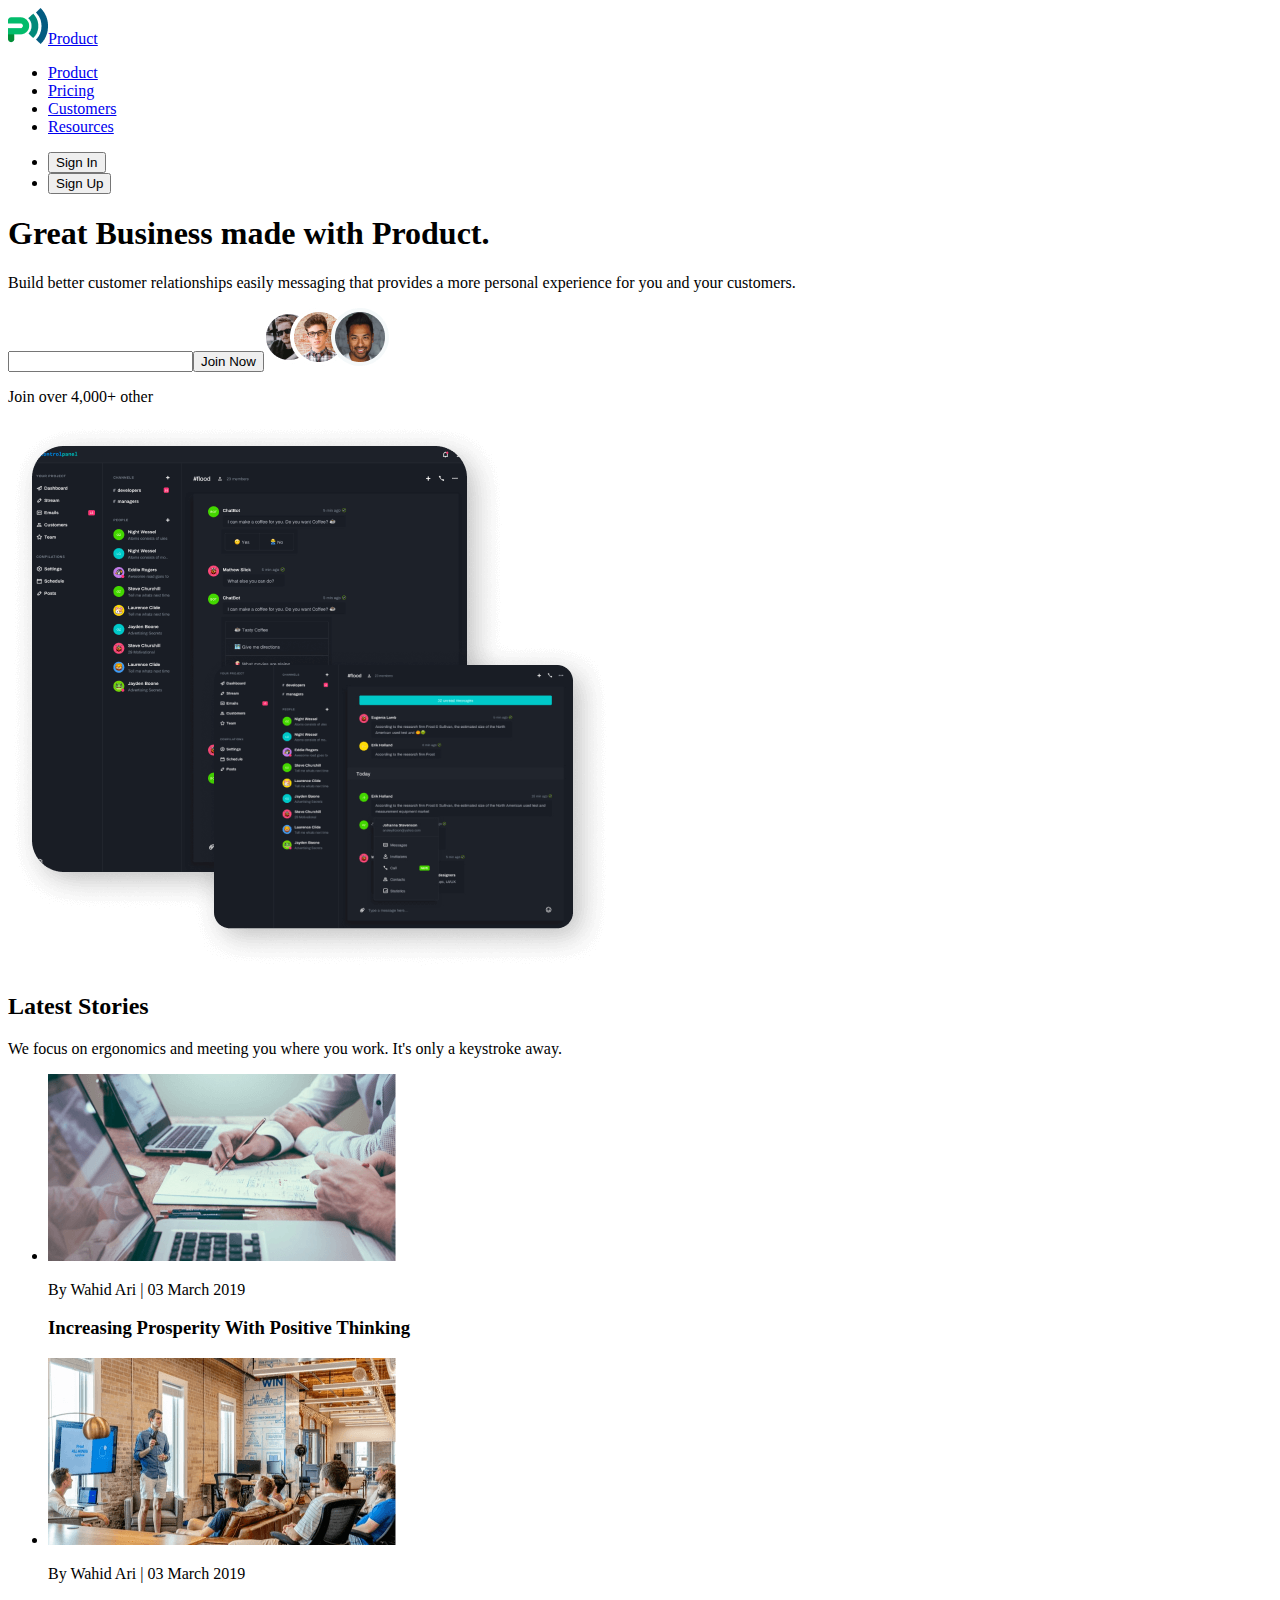
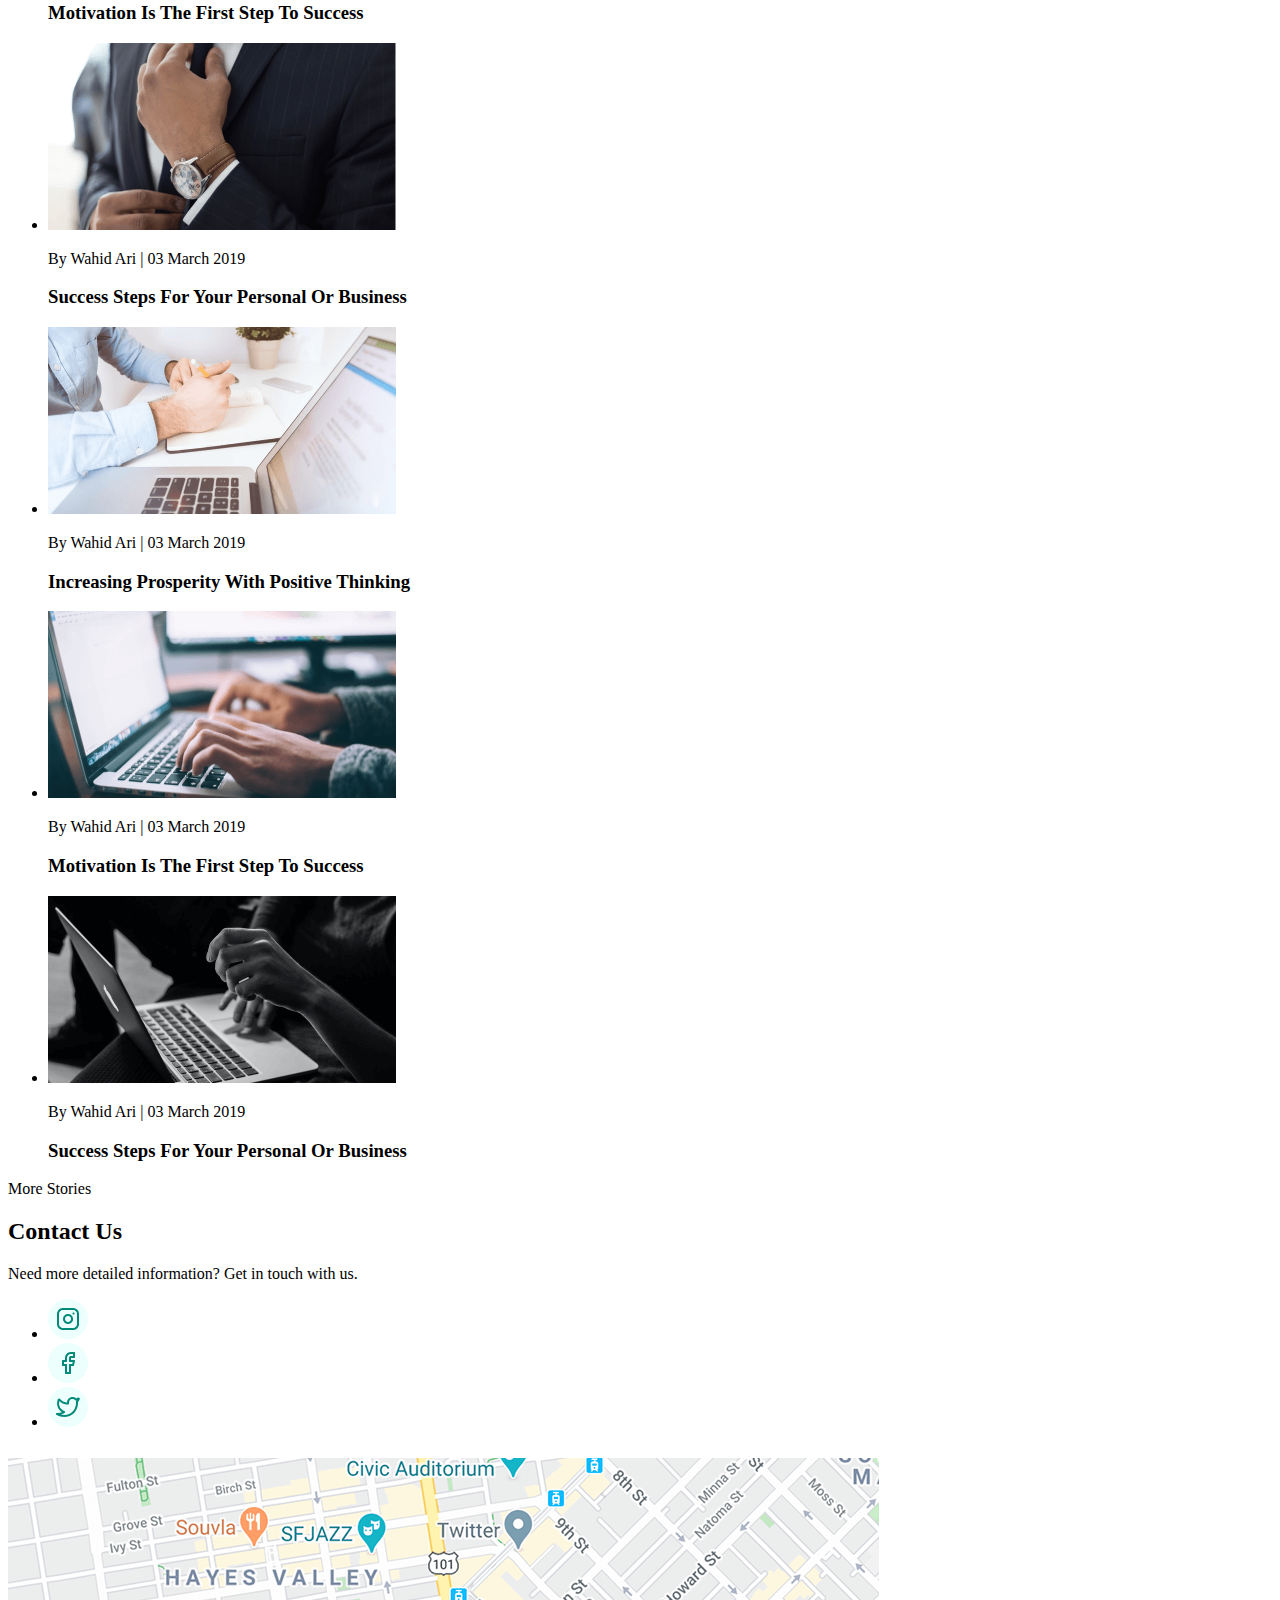
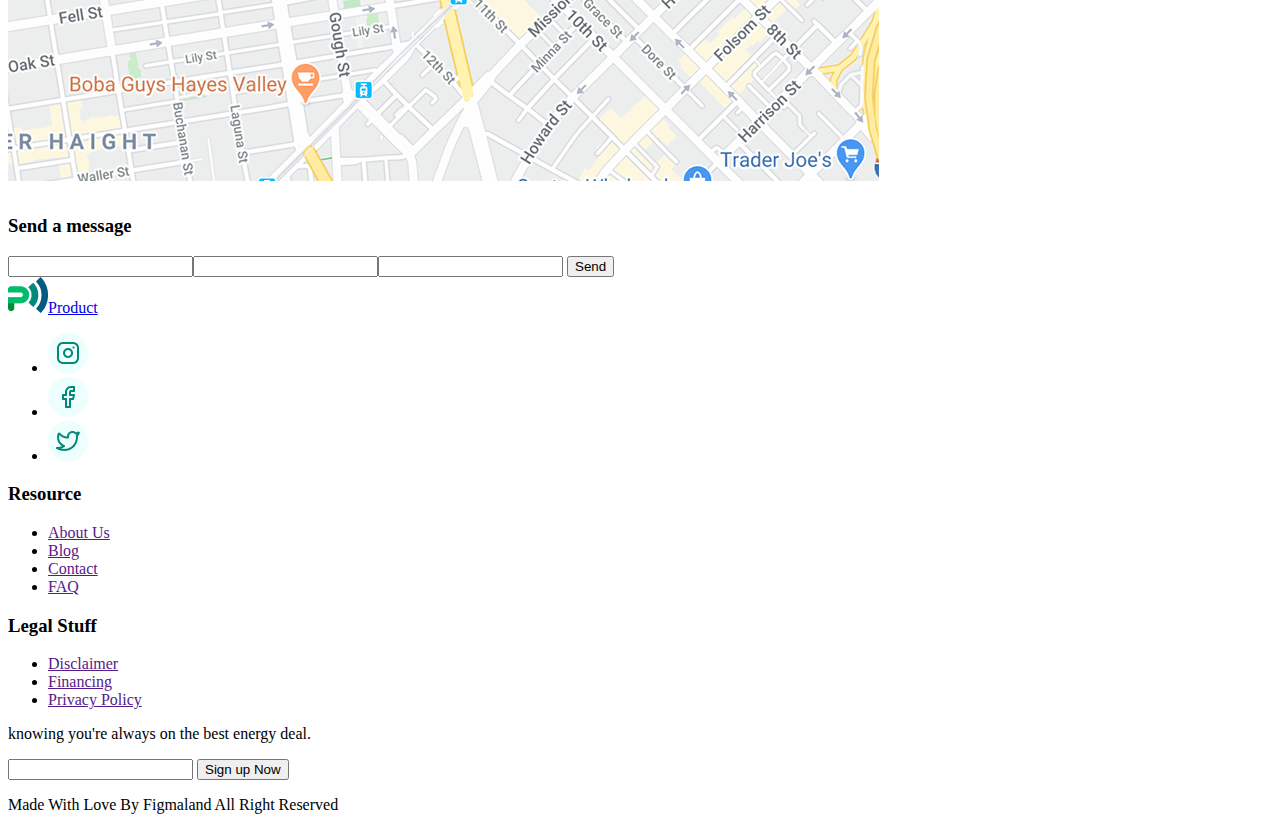
<file: resources.html>
<!DOCTYPE html>
<html lang="en">
  <head>
    <meta charset="UTF-8" />
    <meta name="viewport" content="width=device-width, initial-scale=1.0" />
    <title>Resources</title>
  </head>
  <body>
    <!-- HEADER SECTION -->
    <header class="header">
      <nav class="header-navigation">
        <a href="./index.html" class="logo">
          <img src="./images/shared/logo.png" alt="logo" />Product
        </a>
        <ul class="header-menu">
          <li class="header-menu-item"><a href="./index.html">Product</a></li>
          <li class="header-menu-item"><a href="./pricing.html">Pricing</a></li>
          <li class="header-menu-item">
            <a href="./customers.html">Customers</a>
          </li>
          <li class="header-menu-item">
            <a href="./resources.html">Resources</a>
          </li>
        </ul>
      </nav>
      <ul class="header-menu-button">
        <li class="header-button-item">
          <button type="button" class="header-button">Sign In</button>
        </li>
        <li class="header-button-item">
          <button type="button" class="header-button">Sign Up</button>
        </li>
      </ul>
    </header>

    <!-- MAIN SECTION -->
    <main>
      <!-- INTRO SECTION -->
      <section class="intro">
        <h1 class="intro-title">Great Business made with Product.</h1>
        <p class="intro-up-text">
          Build better customer relationships easily messaging that provides a
          more personal experience for you and your customers.
        </p>
        <input type="text" /><button type="button" class="intro-button">
          Join Now</button
        ><img src="./images/resourses/group.png" alt="group of people" />
        <p class="intro-down-text">Join over 4,000+ other</p>
        <img src="./images/resourses/screen.png" alt="two screens" />
      </section>

      <!-- Stories section -->
      <section class="stories">
        <h2 class="stories-title">Latest Stories</h2>
        <p class="stories-text">
          We focus on ergonomics and meeting you where you work. It's only a
          keystroke away.
        </p>
        <ul class="stories-menu">
          <li class="stories-menu-item">
            <img
              src="./images/resourses/first-card.png"
              alt="laptop and hands with notebook"
            />
            <p class="stories-date-text">By Wahid Ari | 03 March 2019</p>
            <h3 class="stories-menu-subtitle">
              Increasing Prosperity With Positive Thinking
            </h3>
          </li>
          <li class="stories-menu-item">
            <img
              src="./images/resourses/second-card.png"
              alt="group of people at the hall"
            />
            <p class="stories-date-text">By Wahid Ari | 03 March 2019</p>
            <h3 class="stories-menu-subtitle">
              Motivation Is The First Step To Success
            </h3>
          </li>
          <li class="stories-menu-item">
            <img
              src="./images/resourses/third-card.png"
              alt="man in costume with watch "
            />
            <p class="stories-date-text">By Wahid Ari | 03 March 2019</p>
            <h3 class="stories-menu-subtitle">
              Success Steps For Your Personal Or Business
            </h3>
          </li>
          <li class="stories-menu-item">
            <img
              src="./images/resourses/fourth-card.png"
              alt="laptop and hands with notebook"
            />
            <p class="stories-date-text">By Wahid Ari | 03 March 2019</p>
            <h3 class="stories-menu-subtitle">
              Increasing Prosperity With Positive Thinking
            </h3>
          </li>
          <li class="stories-menu-item">
            <img
              src="./images/resourses/fiveth-card.png"
              alt="laptop and hands with notebook"
            />
            <p class="stories-date-text">By Wahid Ari | 03 March 2019</p>
            <h3 class="stories-menu-subtitle">
              Motivation Is The First Step To Success
            </h3>
          </li>
          <li class="stories-menu-item">
            <img
              src="./images/resourses/six-card.png"
              alt="laptop and hands with notebook"
            />
            <p class="stories-date-text">By Wahid Ari | 03 March 2019</p>
            <h3 class="stories-menu-subtitle">
              Success Steps For Your Personal Or Business
            </h3>
          </li>
        </ul>
        <p class="stories-downtext">More Stories</p>
      </section>

      <!-- CONTACT US SECTION -->
      <section class="conection">
        <h2 class="conection-title">Contact Us</h2>
        <p class="conection-text">
          Need more detailed information? Get in touch with us.
        </p>
        <ul class="conection-menu">
          <li class="conection-menu-item">
            <img src="./images/shared/instagram.png" alt="instagram icon" />
          </li>
          <li class="conection-menu-item">
            <img src="./images/shared/facebook.png" alt="facebook icon" />
          </li>
          <li class="conection-menu-item">
            <img src="./images/shared/twitter.png" alt="twitter icon" />
          </li>
        </ul>
        <img src="./images/resourses/map.png" alt="map" />
        <h3 class="conection-subtitle">Send a message</h3>
        <input type="text" /><input type="text" /><input type="text" />
        <button class="conection-button">Send</button>
      </section>
    </main>

    <!-- FOOTER SECTION -->
    <footer class="footer">
      <a href="./index.html" class="logo">
        <img src="./images/logo.png" alt="logo" />Product
      </a>
      <ul class="footer-menu-media">
        <li class="footer-media-items">
          <img src="./images/shared/instagram.png" alt="instagram" />
        </li>
        <li class="footer-media-items">
          <img src="./images/shared/facebook.png" alt="facebook" />
        </li>
        <li class="footer-media-items">
          <img src="./images/shared/twitter.png" alt="twitter" />
        </li>
      </ul>
      <h3 class="footer-subtitle">Resource</h3>
      <ul class="footer-menu">
        <li class="footer-menu-items"><a href="">About Us</a></li>
        <li class="footer-menu-items"><a href="">Blog</a></li>
        <li class="footer-menu-items"><a href="">Contact</a></li>
        <li class="footer-menu-items"><a href="">FAQ</a></li>
      </ul>
      <h3 class="footer-subtitle">Legal Stuff</h3>
      <ul class="footer-menu">
        <li class="footer-menu-items"><a href="">Disclaimer</a></li>
        <li class="footer-menu-items"><a href="">Financing</a></li>
        <li class="footer-menu-items"><a href="">Privacy Policy</a></li>
      </ul>
      <p class="footer-text">knowing you're always on the best energy deal.</p>
      <input type="input" />
      <button type="button" class="footer-button">Sign up Now</button>
      <p class="footer-rights">
        Made With Love By Figmaland All Right Reserved
      </p>
    </footer>
  </body>
</html>
</file>
<file: css/style.css>
/* SHARED STYLES */
body {
  font-family: "Poppins", sans-serif;
  background-color: #fff;
}

h1,
h2,
h3,
h4,
h5,
h6,
p {
  margin: 0;
}

button {
  border: none;
  cursor: pointer;
}

ul,
ol {
  list-style: none;
  margin: 0;
  padding: 0;
}

a {
  text-decoration: none;
}

.container {
  max-width: 1150px;
  padding-left: 20px;
  padding-right: 20px;
  margin: 0 auto;
}

img {
  display: block;
}
.title-tale {
  font-weight: 700;
  font-size: 32px;
  color: #22343d;
  margin-top: 8px;
}

/* header section */
.header {
}

.header-container {
  display: flex;
  gap: 73px;
  align-items: center;
}

.header-navigation {
  display: flex;
  align-items: center;
  gap: 237px;
}

.logo {
  display: flex;
  align-items: center;
  gap: 6px;
  font-weight: 700;
  font-size: 30px;
  line-height: 0.93;
  color: #173a56;
}

.header-menu {
  display: flex;
  align-items: center;
  gap: 30px;
}

.header-menu-item {
}

.header-menu-link {
  display: block;
  font-weight: 400;
  font-size: 16px;
  line-height: 1.75;
  color: #22343d;
  padding-top: 26px;
  padding-bottom: 26px;
}

.header-link-active {
  font-weight: 600;
}

.header-menu-button {
  display: flex;
  gap: 21px;
}

.header-button-item {
}

.header-button {
  display: block;
  border: 1px solid #bcd0e5;
  border-radius: 4px;
  width: 105px;
  height: 42px;
  font-weight: 600;
  font-size: 16px;
  text-align: center;
  color: #173a56;
}

.sign-up {
  color: #fff;
  background-color: #02897a;
}

/* promo section */
.promo {
}
.plomo-title {
}
.promo-button {
}
.footer {
}
.logo {
}
/* footer section */
.footer-menu-media {
}
.footer-media-items {
}
.footer-subtitle {
}
.footer-menu {
}
.footer-menu-items {
}
.footer-text {
}
.footer-button {
}
.footer-rights {
}
/* PRODUCT MAIN PAGE STYLES */
/* hero section */
.hero-container {
  display: flex;
  align-items: center;
  gap: 8px;
  max-width: 1110px;
  margin: 0 auto;
  margin-bottom: 25px;
}

.hero-content {
  max-width: 465px;
}

.hero {
}

.hero-title {
  font-weight: 700;
  font-size: 40px;
  line-height: 1.5;
  color: #22343d;
  margin-bottom: 18px;
}

.hero-text {
  font-weight: 400;
  font-size: 18px;
  line-height: 1.56;
  color: #22343d;
  margin-bottom: 45px;
}

.hero-button {
  display: flex;
  align-items: center;
  gap: 30px;
}

.hero-button-started {
  display: block;
  background-color: #02897a;
  text-align: center;
  border-radius: 3px;
  font-weight: 700;
  font-size: 16px;
  color: #fff;
  padding: 15px 42px;
}

.hero-link-watch {
  font-weight: 600;
  font-size: 16px;
  text-decoration: underline;
  text-decoration-skip-ink: none;
  color: #02897a;
}

.hero-icon {
  fill: #02897a;
}

/* features section */
.features {
}

.features-container {
  margin-top: 100px;
}

.features-title {
  font-weight: 700;
  font-size: 32px;
  text-align: center;
  color: #22343d;
  width: 539px;
  margin: 0 auto;
}

.features-menu {
  display: flex;
  align-items: center;
  max-width: 1110px;
  margin: 50px auto;
  gap: 30px;
}

.features-menu-item {
  width: calc((100% - 3 * 30px) / 4);
}

.features-menu-container {
  max-width: 255px;
}

.features-icons-container {
  display: flex;
  justify-content: center;
  align-items: center;
  border-radius: 19px;
  width: 54px;
  height: 54px;
  padding-bottom: 18px;
  padding-top: 18px;
  fill: #fff;
}

.cursor-container {
  padding-right: 21px;
  padding-left: 21px;
  background-color: #02897a;
}

.wave-container {
  padding-right: 18px;
  padding-left: 18px;
  background-color: #4d8dff;
}

.heart-container {
  padding-right: 18px;
  padding-left: 18px;
  background-color: #740a76;
}

.hourglasses-container {
  padding-right: 20px;
  padding-left: 20px;
  background-color: #f03e3d;
}

.features-icon {
}

.features-menu-subtitle {
  font-weight: 600;
  font-size: 22px;
  color: #22343d;
  margin-top: 18px;
  margin-bottom: 13px;
}

.features-text {
  font-weight: 400;
  font-size: 16px;
  line-height: 1.63;
  color: #22343d;
}

.features-button {
  display: block;
  border-radius: 4px;
  width: 175px;
  height: 53px;
  background-color: #02897a;
  font-weight: 700;
  font-size: 16px;
  color: #fff;
  padding: 15px 32px;
  margin: 50px auto;
}

/* management section */
.management {
}

.management-container {
  display: flex;
  align-items: center;
  gap: 84px;
  margin: 0 auto;
  margin-top: 50px;
  margin-bottom: 100px;
}

.management-text-container {
}

.management-title,
.management-text,
.management-subtitle {
  font-size: 16px;
  color: #22343d;
}

.management-title {
  font-weight: 600;
  max-width: 224px;
  margin-bottom: 25px;
}

.management-text {
  font-weight: 400;
  line-height: 1.63;
}

.management-subtitle {
  font-weight: 600;
  line-height: 1.63;
  margin-bottom: 12px;
  margin-top: 25px;
}

/* support section */
.support {
}

.support-container {
  display: flex;
  align-items: center;
  gap: 84px;
  margin: 0 auto;
  margin-bottom: 137px;
}

.support-title {
  font-weight: 600;
  font-size: 16px;
  color: #22343d;
  margin-bottom: 25px;
}

.support-menu-text {
  font-weight: 400;
  font-size: 16px;
  line-height: 1.63;
  color: #22343d;
  max-width: 437px;
}

.suport-menu {
  display: flex;
  flex-direction: column;
  gap: 25px;
  margin-top: 30px;
}

.support-menu-item {
  display: flex;
  align-items: center;
  gap: 25px;
}

.support-icons-container {
  display: flex;
  justify-content: center;
  align-items: center;
  border: 2.92px solid #fff;
  border-radius: 14px;
  width: 35px;
  height: 35px;
  padding: 12px 9px 11px 10px;
  fill: #fff;
}

.orange-container {
  background-color: #f90;
}
.red-container {
  background-color: #f03e3d;
}
.blue-container {
  background-color: #4d8dff;
}

.support-menu-text {
  font-weight: 400;
  font-size: 16px;
  line-height: 1.63;
  color: #22343d;
  max-width: 385px;
}

/* collaboration section */
.collaboration {
}

.collaboration-container {
  display: flex;
  align-items: center;
  gap: 84px;
  margin: 0 auto;
  margin-bottom: 150px;
}

.colaboration-text-container {
  max-width: 486px;
}

.collaboration-title,
.collaboration-text .collaboration-subtitle {
  font-size: 16px;
  color: #22343d;
}

.collaboration-title {
  font-weight: 600;
  max-width: 226px;
  margin-bottom: 25px;
}

.collaboration-text {
  font-weight: 400;
  line-height: 1.63;
}

.collaboration-subtitle {
  font-weight: 600;
  line-height: 1.63;
  margin-top: 25px;
  margin-bottom: 12px;
}

/* staff section */
.staff {
}
.staff-title {
}
.staff-text {
}
.staff-menu {
}
.staff-menu-item {
}
.staff-button {
}
/* news section */
.news {
}
.news-title {
}
.news-text {
}
.news-menu {
}
.news-menu-item {
}
.news-subtitle {
}
/* pricing section */
.pricing {
}
.pricing-title {
}
.pricing-text {
}
.pricing-menu {
}
.pricing-menu-items {
}
.pricing-menu-subtitle {
}
.pricing-digits {
}
.pricing-signs {
}
.pricing-digits-text {
}
.pricing-submenu {
}
.pricing-submenu-item {
}
.pricing-submenu-text {
}
.pricing-button {
}
/* feedback section */
.feedback {
}
.feedback-title {
}
.feedback-text {
}
.feedback-menu {
}
.feedback-menu-item {
}
.feedback-menu-text {
}
.feedback-subtitle {
}
.feedback-profesion {
}
/* PRICING PAGE STYLES */
/* pricing section */
.pricing-var {
}
.pricing-vartitle {
}
.pricing-varsubtitle {
}
.pricing-vartext {
}
.pricing-submenu {
}
.pricing-submenu-item {
}
.pricing-submenu-text {
}
.pricing-button {
}
.pricing-menu-items {
}
.pricing-menu-subtitle {
}
.pricing-text {
}
.pricing-digits {
}
.pricing-signs {
}
.pricing-digits-text {
}
/* consult section */
.consult {
}
.consult-subtitle {
}
.consult-title {
}
.consult-text {
}
.consult-button {
}
/* audience section */
.audience {
}
.audience-title {
}
.audience-menu {
}
.audience-menu-item {
}
.audience-subtitle {
}
.audience-menu-text {
}
/* faq-section */
.faq {
}
.faq-title {
}
.faq-text {
}
.faq-menu {
}
.faq-menu-item {
}
.faq-subtitle {
}
.faq-menu-text {
}
/* CUSTOMERS PAGE STYLES */
/* clients section */
.clients {
}
.clients-title {
}
.clients-menu {
}
.clients-menu-item {
}
/* benefits section */
.benefits {
}
.benefits-title {
}
.benefits-menu {
}
.benefits-menu-items {
}
.benefits-subtitle {
}
.benefits-menu-text {
}
/* process section */
.process {
}
.process-title {
}
.process-menu {
}
.process-menu-item {
}
.process-menu-step {
}
.process-subtitle {
}
.process-item-text {
}
.process-button {
}
/* join section */
.join {
}
.join-title {
}
.join-menu {
}
.join-menu-item {
}
.join-subtitle {
}
.join-submenu {
}
.join-submenu-item {
}
.join-menu-text {
}
/* RESOURCES PAGE STYLES*/
/* intro section */
.intro {
}
.intro-title {
}
.intro-up-text {
}
.intro-button {
}
.intro-down-text {
}
/* stories section */
.stories {
}
.stories-title {
}
.stories-text {
}
.stories-menu {
}
.stories-menu-item {
}
.stories-date-text {
}
.stories-menu-subtitle {
}
.stories-downtext {
}
/* conection section */
.conection {
}
.conection-title {
}
.conection-text {
}
.conection-menu {
}
.conection-menu-item {
}
.conection-subtitle {
}
.conection-button {
}
</file>
<file: css/pricing.css>
body {
  font-family: "Poppins", sans-serif;
  background-color: #fff;
}

h1,
h2,
h3,
h4,
h5,
h6,
p {
  margin: 0;
}

button {
  border: none;
  cursor: pointer;
}

ul,
ol {
  list-style: none;
  margin: 0;
  padding: 0;
}

a {
  text-decoration: none;
}

.container {
  max-width: 1150px;
  padding-left: 20px;
  padding-right: 20px;
  margin: 0 auto;
}

img {
  display: block;
}
.title-tale {
  font-weight: 700;
  font-size: 32px;
  color: #22343d;
  margin-top: 8px;
}

/* header section */
.header {
}

.header-container {
  display: flex;
  justify-content: space-between;
  align-items: center;
}

.header-navigation {
  display: flex;
  align-items: center;
  gap: 237px;
}

.header-logo {
  display: flex;
  align-items: center;
  justify-content: space-between;

  width: 178px;
  font-weight: 700;
  font-size: 30px;
  line-height: 0.93;
  color: #173a56;
}

.header-menu {
  display: flex;
  align-items: center;
  gap: 30px;
}

.header-menu-item {
}

.header-menu-link {
  display: block;
  font-weight: 400;
  font-size: 16px;
  line-height: 1.75;
  color: #22343d;
  padding-top: 26px;
  padding-bottom: 26px;
}

.header-link-active {
  font-weight: 600;
}

.header-menu-button {
  display: flex;
  align-items: center;
  gap: 21px;
}

.header-button-item {
}

.header-button {
  display: block;
  border: 1px solid #bcd0e5;
  border-radius: 4px;
  width: 102px;
  height: 43px;
  font-weight: 600;
  font-size: 16px;
  text-align: center;
  background-color: #fff;
  color: #173a56;
}

.header-button:hover,
.header-button:focus {
  color: #02897a;
  box-shadow: 0 2px 8px 0 rgba(0, 0, 0, 0.25);
}

.sign-up {
  width: 110px;
  color: #fff;
  background-color: #02897a;
}

.sign-up:hover,
.sign-up:focus {
  color: #173a56;
  box-shadow: 0 2px 8px 0 rgba(0, 0, 0, 0.25);
}

/* main section */
/* pricing section */
.pricing {
  padding-top: 50px;
  padding-bottom: 150px;
}

.pricing-container {
}

.pricing-upper-text {
  font-weight: 600;
  font-size: 24px;
  color: #22343d;
  text-align: center;
  text-transform: uppercase;
  margin-bottom: 32px;
}

.pricing-title {
  text-align: center;
  font-weight: 700;
  font-size: 40px;
  color: #22343d;
  margin-bottom: 16px;
}

.pricing-text {
  text-align: center;
  font-weight: 500;
  font-size: 16px;
  color: #22343d;
  margin-bottom: 49px;
}

.pricing-menu {
  display: flex;
  justify-content: center;
  align-items: flex-start;
  gap: 71px;
}

.pricing-menu-items {
  border-radius: 8px;
  width: calc((100% - 142px) / 3);
  height: 456px;
  box-shadow: 0 2px 8px 0 rgba(0, 0, 0, 0.25);
  background-color: #fff;
  display: flex;
  flex-direction: column;
  align-items: center;
  padding-top: 24px;
  padding-bottom: 32px;
}

.pricing-menu-subtitle {
  font-weight: 700;
  font-size: 24px;
  line-height: 1.67;
  color: #22343d;
  margin-bottom: 8px;
}

.pricing-menu-text {
  font-weight: 400;
  font-size: 16px;
  line-height: 2.5;
  color: #22343d;
  margin-bottom: 16px;
}

.pricing-digits-container {
  display: flex;
  align-items: center;
  gap: 8px;
  margin-bottom: 16px;
}

.pricing-digits-wrapper {
}

.pricing-digits {
  font-weight: 700;
  font-size: 76px;
  line-height: 1.32;
  letter-spacing: 0em;
  text-align: center;
  color: #02897a;
}

.pricing-signs {
  font-weight: 700;
  font-size: 24px;
  line-height: 1.25;
  letter-spacing: 0em;
  color: #02897a;
  margin-bottom: 4px;
}

.pricing-digits-text {
  font-weight: 400;
  font-size: 16px;
  line-height: 1.19;
  letter-spacing: 0.01em;
  color: #afafaf;
}

.pricing-submenu {
  display: flex;
  flex-direction: column;
  align-items: center;
  margin-bottom: 38px;
  gap: 16px;
}

.pricing-submenu-item {
}

.pricing-submenu-text {
  font-weight: 500;
  font-size: 16px;
  line-height: 1.38;
  letter-spacing: 0.01em;
  color: #22343d;
}

.pricing-button {
  display: block;
  border-radius: 8px;
  width: 139px;
  height: 44px;
  font-style: inherit;
  background-color: #02897a;
  font-weight: 600;
  font-size: 18px;
  color: #fff;
  padding: 11px 18px;
}

.pricing-button:hover,
.pricing-button:focus {
  color: #173a56;
  box-shadow: 0 2px 8px 0 rgba(0, 0, 0, 0.25);
}

.pricing-middle-item {
  background-color: #02897a;
}

.pricing-middle-text {
  color: #fff;
}

.pricing-middle-button {
  background-color: #fff;
  color: #02897a;
}

/* consult section */
.consult {
  padding-top: 53px;
  padding-bottom: 51px;
  background: linear-gradient(180deg, #f6f6f6 0%, rgba(246, 246, 246, 0) 100%);
}

.container {
}

.consult-container {
}

.consult-upper-text {
  font-weight: 600;
  font-size: 24px;
  color: #22343d;
  text-align: center;
  text-transform: uppercase;
  margin-bottom: 16px;
}

.consult-title {
  font-weight: 700;
  font-size: 34px;
  color: #22343d;
  text-align: center;
  margin-bottom: 8px;
}

.consult-text {
  font-weight: 400;
  font-size: 18px;
  color: #22343d;
  text-align: center;
  margin-bottom: 32px;
}

.consult-button {
  display: block;
  margin: 0 auto;

  border-radius: 8px;
  width: 224px;
  height: 44px;
  background-color: #02897a;

  font-weight: 600;
  font-size: 18px;
  color: #fff;
  font-style: inherit;
}

.consult-button:hover,
.consult-button:focus {
  color: #173a56;
  box-shadow: 0 2px 8px 0 rgba(0, 0, 0, 0.25);
}

/* audience section */
.audience {
  padding-top: 150px;
  padding-bottom: 75px;
}

.audience-title {
  font-weight: 700;
  font-size: 34px;
  color: #22343d;
  text-align: center;
  margin-bottom: 56px;
}

.audience-wraper {
  display: flex;
  align-items: center;
  gap: 60px;
}

.audience-menu {
}

.audience-menu-item {
  margin-bottom: 32px;
}

.audience-item-wraper {
  display: flex;
  align-items: center;
  gap: 14px;
  margin-bottom: 16px;
}

.audience-icons-container {
  display: flex;
  align-items: center;
  justify-content: center;

  border-radius: 100px;
  width: 50px;
  height: 50px;
  background-color: #f4f5f7;
}

.audience-icon {
}

.audience-subtitle {
  font-weight: 600;
  font-size: 24px;
  text-align: center;
  color: #22343d;
}

.audience-menu-text {
  font-weight: 400;
  font-size: 16px;
  line-height: 1.75;
  color: #22343d;
}

/* faq-section */
.faq {
  padding-top: 75px;
  padding-bottom: 75px;
}

.faq-container {
  max-width: 960px;
}

.faq-title {
  font-weight: 700;
  font-size: 34px;
  color: #22343d;
  text-align: center;
  margin-bottom: 8px;
}

.faq-text {
  font-weight: 400;
  font-size: 18px;
  color: #22343d;
  text-align: center;
  margin-bottom: 50px;
}

.faq-menu {
  display: flex;
  flex-direction: column;
  gap: 16px;
}

.faq-menu-item {
  display: flex;
  align-items: center;
  gap: 16px;
  border-bottom: 1px solid #e7e7e7;
  padding-bottom: 22px;
}

.faq-icon {
  flex-shrink: 0;
}

.faq-subtitle {
  font-weight: 500;
  font-size: 18px;
  color: #22343d;
}

.faq-item-opened {
  flex-wrap: wrap;
}

.faq-menu-text {
  font-weight: 400;
  font-size: 16px;
  color: #22343d;
  max-width: 920px;
}

/* promo section */
.promo {
  padding-top: 75px;
  padding-bottom: 150px;
}

.promo-container {
  display: flex;
  justify-content: space-between;
  align-items: center;
  padding: 4px 15px 0px 51px;
  border-radius: 32px;
  width: 968px;
  height: 345px;
  background-color: #02897a;
  margin: 0 auto;
}

.promo-text-container {
}

.promo-title {
  font-weight: 600;
  font-size: 32px;
  line-height: 1.51;
  color: #fff;
  margin-bottom: 46px;
}

.promo-button {
  border-radius: 8px;
  width: 150px;
  height: 50px;
  background-color: #fff;
  font-weight: 600;
  font-size: 20px;
  color: #02897a;
  font-family: inherit;
}

.promo-button:hover,
.promo-button:focus {
  color: #173a56;
  box-shadow: 0 2px 8px 0 rgba(0, 0, 0, 0.25);
}

/* footer section */

.footer {
  padding-bottom: 34px;
}

.container {
}

.footer-container {
  display: flex;
  align-items: flex-start;
  justify-content: space-between;
  flex-wrap: wrap;
  row-gap: 16px;
}

.footer-media-container {
  margin-right: 146px;
  max-width: 178px;
}

.footer-logo {
  display: flex;
  align-items: center;
  justify-content: space-between;
  width: 178px;
  margin-bottom: 24px;

  font-weight: 700;
  font-size: 30px;
  line-height: 0.93333;
  color: #173a56;
}

.footer-menu-media {
  display: flex;
  align-items: center;
  gap: 16px;
}

.footer-media-items {
  width: 40px;
  height: 40px;
}

.footer-social-link {
  display: flex;
  align-items: center;
  justify-content: center;
  border-radius: 50%;
  background-color: #edfffc;

  width: 100%;
  height: 100%;
}

.footer-social-icon {
  stroke-width: 2px;
  stroke: #02897a;
  fill: transparent;
}

.footer-resources-container {
  margin-right: 129px;
}

.footer-subtitle {
  font-weight: 500;
  font-size: 20px;
  line-height: 1.5;
  color: #22343d;
  margin-bottom: 8px;
}

.footer-menu {
}

.footer-menu-items {
}

.footer-items-link {
  font-weight: 400;
  font-size: 16px;
  line-height: 2.19;
  color: #22343d;
}

.footer-legalstaff-container {
  margin-right: 83px;
}

.footer-input-container {
  max-width: 325px;
}

.footer-text {
  font-weight: 500;
  font-size: 20px;
  line-height: 1.5;
  color: #22343d;

  margin-bottom: 34px;
  max-width: 280px;
}

.input-icon-container {
  position: relative;
  width: 325px;
  height: 48px;
  margin-bottom: 25px;
}

.footer-input {
  border: 1px solid #bcd0e5;
  border-radius: 4px;
  width: 100%;
  height: 100%;
  padding: 10px 42px;
  box-shadow: 0 1px 2px 0 rgba(0, 0, 0, 0.25);
  background-color: transparent;
  outline: none;
}

.footer-input::placeholder {
  font-weight: 400;
  font-size: 16px;
  line-height: 1.75;
  color: #02897a;
}

.footer-input-icon {
  position: absolute;
  top: 50%;
  left: 12px;
  transform: translateY(-50%);
}

.footer-button {
  display: flex;
  align-items: center;
  justify-content: center;
  border-radius: 4px;
  width: 131px;
  height: 39px;
  background-color: #02897a;

  font-weight: 700;
  font-size: 16px;
  text-align: center;
  color: #fff;
  font-family: inherit;
}

.footer-button:hover,
.footer-button:focus {
  color: #173a56;
  box-shadow: 0 2px 8px 0 rgba(0, 0, 0, 0.25);
}

.footer-rights {
  font-weight: 400;
  font-size: 16px;
  line-height: 1.88;
  color: #22343d;

  margin: 0 auto;
}
</file>
